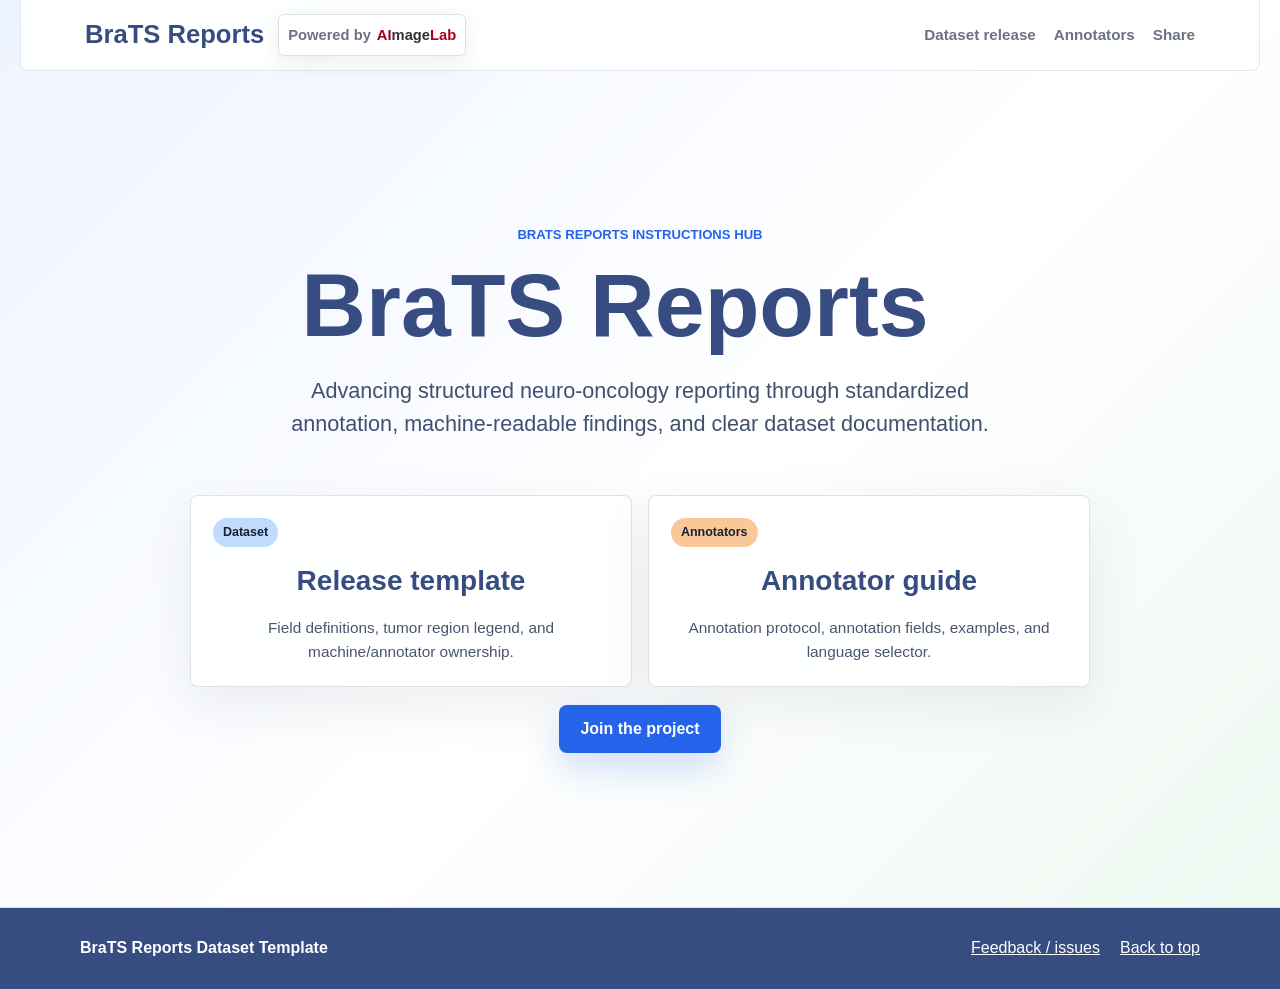
<file: index.html>
<!doctype html>
<html lang="en">
  <head>
    <meta charset="utf-8">
    <meta name="viewport" content="width=device-width, initial-scale=1">
    <title>BraTS Reports Dataset Template</title>
    <meta
      name="description"
      content="Structured definition of BraTS Reports dataset fields and annotation protocol."
    >
    <link rel="stylesheet" href="styles.css">
  </head>
  <body class="home">
    <header class="site-header">
      <nav class="topbar" aria-label="Primary navigation">
        <div class="brand-lockup">
          <a class="brand" href="index.html">BraTS Reports</a>
          <a class="powered-by" href="https://aimagelab.unimore.it/" aria-label="Powered by AI Image Lab">
            <span>Powered by</span>
            <span class="aimagelab-wordmark" aria-hidden="true"><span class="ai-part">AI</span><span class="mage-part">mage</span><span class="lab-part">Lab</span></span>
          </a>
        </div>
        <div class="nav-links">
          <a href="dataset-release.html">Dataset release</a>
          <a href="clinicians.html">Annotators</a>
          <button class="share-button" type="button" data-share-button>Share</button>
        </div>
      </nav>
      <section id="top" class="hero">
        <div class="hero-content">
          <div class="hero-copy">
            <p class="eyebrow">BraTS Reports instructions hub</p>
          <h1>BraTS Reports</h1>
          <p>
            Advancing structured neuro-oncology reporting through standardized
            annotation, machine-readable findings, and clear dataset documentation.
          </p>
            <div class="landing-links" aria-label="Documentation entry points">
              <a class="landing-card dataset-card" href="dataset-release.html">
                <span class="card-kicker">Dataset</span>
                <strong>Release template</strong>
                <span>Field definitions, tumor region legend, and machine/annotator ownership.</span>
              </a>
              <a class="landing-card clinician-card" href="clinicians.html">
                <span class="card-kicker">Annotators</span>
                <strong>Annotator guide</strong>
                <span>Annotation protocol, annotation fields, examples, and language selector.</span>
              </a>
            </div>
            <a class="join-button" href="join.html">Join the project</a>
          </div>
        </div>
      </section>
    </header>

    <main>
      <section id="dataset-release" class="section dataset-content">
        <div class="section-heading">
          <p class="eyebrow">Reference</p>
          <h2>Tumor Region Legend</h2>
        </div>
        <div class="table-wrap">
          <table>
            <thead>
              <tr>
                <th>Label</th>
                <th>Description</th>
              </tr>
            </thead>
            <tbody>
              <tr>
                <td><strong>ET</strong></td>
                <td>Enhancing Tumor</td>
              </tr>
              <tr>
                <td><strong>NETC</strong></td>
                <td>Non-Enhancing Tumor Core</td>
              </tr>
              <tr>
                <td><strong>ED</strong></td>
                <td>Edema</td>
              </tr>
              <tr>
                <td><strong>TC</strong></td>
                <td>Tumor Core, defined as ET + NETC</td>
              </tr>
              <tr>
                <td><strong>WT</strong></td>
                <td>Whole Tumor, defined as ET + NETC + ED</td>
              </tr>
            </tbody>
          </table>
        </div>
      </section>

      <section class="section dataset-content">
        <div class="section-heading">
          <p class="eyebrow">Template</p>
          <h2>Field Definitions</h2>
        </div>
        <div class="table-wrap wide-table">
          <table>
            <thead>
              <tr>
                <th>ID</th>
                <th>Name</th>
                <th>Description</th>
                <th>Assigned To</th>
              </tr>
            </thead>
            <tbody>
              <tr>
                <td>F001</td>
                <td>Tumor Center Region</td>
                <td>The tumor center is defined as the barycenter, or center of mass, of the TC region. The location of this point within the atlas is used to assign the corresponding anatomical region. To avoid cases in which the barycenter lies on a boundary, a spherical neighborhood with a radius equal to one tenth of the axial diameter is considered. The assigned region is then defined as the most prevalent region within this sphere.</td>
                <td><span class="badge machine">Machine</span></td>
              </tr>
              <tr>
                <td>F002</td>
                <td>Tumor Center Coordinates</td>
                <td>The coordinates of the barycenter are computed as the mean coordinates of all voxels in the TC region.</td>
                <td><span class="badge machine">Machine</span></td>
              </tr>
              <tr>
                <td>F003</td>
                <td>Side of Tumor Center</td>
                <td>Defined as the anatomical laterality of the tumor center based on the position of the TC barycenter relative to the brain midline, e.g., left, right, or midline.</td>
                <td><span class="badge machine">Machine</span><span class="badge clinician">Annotator</span></td>
              </tr>
              <tr>
                <td>F004</td>
                <td>Eloquent Brain Involvement</td>
                <td>Determined using the atlas, this field specifies which of the following eloquent functional areas are involved by the tumor: vision, motor, speech motor, and speech receptive.</td>
                <td><span class="badge machine">Machine</span></td>
              </tr>
              <tr>
                <td>F005</td>
                <td>Enhancement Quality</td>
                <td>Qualitative assessment of CET contrast enhancement, indicating whether enhancement is present and how pronounced it appears.</td>
                <td><span class="badge clinician">Annotator</span></td>
              </tr>
              <tr>
                <td>F006</td>
                <td>Proportion of ET</td>
                <td>Automatically derived from the segmentation mask using the formula: n. voxel<sub>ET</sub> / n. voxel<sub>WT</sub>.</td>
                <td><span class="badge machine">Machine</span></td>
              </tr>
              <tr>
                <td>F007</td>
                <td>Proportion of ED</td>
                <td>Automatically derived from the segmentation mask using the formula: n. voxel<sub>ED</sub> / n. voxel<sub>WT</sub>.</td>
                <td><span class="badge machine">Machine</span></td>
              </tr>
              <tr>
                <td>F008</td>
                <td>Proportion of NETC</td>
                <td>Automatically derived from the segmentation mask using the formula: n. voxel<sub>NETC</sub> / n. voxel<sub>WT</sub>.</td>
                <td><span class="badge machine">Machine</span></td>
              </tr>
              <tr>
                <td>F009</td>
                <td>Thickness of ET Margin</td>
                <td>Defined as the geometrically computed average thickness of the ET margin.</td>
                <td><span class="badge machine">Machine</span></td>
              </tr>
              <tr>
                <td>F010</td>
                <td>Definition of the Enhancing Margin</td>
                <td>Assesses whether most of the outer margin of the enhancement is well defined or poorly defined.</td>
                <td><span class="badge clinician">Annotator</span></td>
              </tr>
              <tr>
                <td>F011</td>
                <td>Definition of the Non-Enhancing Margin</td>
                <td>Assesses whether most of the outer margin of the non-enhancing component is well defined or poorly defined.</td>
                <td><span class="badge clinician">Annotator</span></td>
              </tr>
              <tr>
                <td>F012</td>
                <td>Intratumoral Hemorrhage</td>
                <td>Assesses whether intrinsic hemorrhage is visible anywhere in the tumor matrix.</td>
                <td><span class="badge clinician">Annotator</span></td>
              </tr>
              <tr>
                <td>F013</td>
                <td>TC Size</td>
                <td>Defined as the largest perpendicular cross-sectional diameters of the TC across the axial, sagittal, and coronal planes.</td>
                <td><span class="badge machine">Machine</span></td>
              </tr>
              <tr>
                <td>F014</td>
                <td>ED Size</td>
                <td>Defined as the largest perpendicular cross-sectional diameters of the ED across the axial, sagittal, and coronal planes.</td>
                <td><span class="badge machine">Machine</span></td>
              </tr>
              <tr>
                <td>F015</td>
                <td>Tumor Heterogeneity</td>
                <td>The degree of heterogeneity of the internal architecture of the tumor.</td>
                <td><span class="badge clinician">Annotator</span></td>
              </tr>
              <tr>
                <td>F016</td>
                <td>TC Affected Areas</td>
                <td>Determined using the atlas, this field specifies which brain regions are affected by the TC.</td>
                <td><span class="badge machine">Machine</span></td>
              </tr>
              <tr>
                <td>F017</td>
                <td>ED Affected Areas</td>
                <td>Determined using the atlas, this field specifies which brain regions are affected by the ED.</td>
                <td><span class="badge machine">Machine</span></td>
              </tr>
              <tr>
                <td>F018</td>
                <td>Number of Lesions</td>
                <td>Number of independent lesions observed in the brain.</td>
                <td><span class="badge machine">Machine</span><span class="badge clinician">Annotator</span></td>
              </tr>
              <tr>
                <td>F019</td>
                <td>Type of Lesion</td>
                <td>Categorical variable indicating the observed lesion type. Possible values: single, multicentric, or multifocal.</td>
                <td><span class="badge machine">Machine</span><span class="badge clinician">Annotator</span></td>
              </tr>
              <tr>
                <td>F020</td>
                <td>Ependymal Invasion</td>
                <td>Assesses whether the TC abuts any adjacent ependymal surface.</td>
                <td><span class="badge clinician">Annotator</span></td>
              </tr>
              <tr>
                <td>F021</td>
                <td>Depth of TC</td>
                <td>Determines the depth of the TC. Possible values: cortical, subcortical white matter, deep white matter and basal nuclei.</td>
                <td><span class="badge machine">Machine</span><span class="badge clinician">Annotator</span></td>
              </tr>
              <tr>
                <td>F022</td>
                <td>Tumor Center Macroarea</td>
                <td>The macroarea, or lobe, in which the barycenter lies, obtained using the atlas.</td>
                <td><span class="badge machine">Machine</span><span class="badge clinician">Annotator</span></td>
              </tr>
              <tr>
                <td>F023</td>
                <td>Midline Shift</td>
                <td>The shift of the midline caused by the tumor mass, in millimeters.</td>
                <td><span class="badge clinician">Annotator</span></td>
              </tr>
              <tr>
                <td>F024</td>
                <td>Tumor Shape</td>
                <td>The approximate shape of the tumor mass.</td>
                <td><span class="badge clinician">Annotator</span></td>
              </tr>
              <tr>
                <td>F025</td>
                <td>Tumor Origin</td>
                <td>Where the tumor originates, following the grades: Periventricular, Gyral, or Deep white matter.</td>
                <td><span class="badge clinician">Annotator</span></td>
              </tr>
              <tr>
                <td>F026</td>
                <td>Tumor Crosses Midline</td>
                <td>State whether the tumor crosses the midline.</td>
                <td><span class="badge clinician">Annotator</span></td>
              </tr>
              <tr>
                <td>F027</td>
                <td>Subject specific findings</td>
                <td>Any subject specific findings that do not fall under any predefined category.</td>
                <td><span class="badge clinician">Annotator</span></td>
              </tr>
            </tbody>
          </table>
        </div>
      </section>

      <section id="clinicians-en" class="section alt clinicians-en-content">
        <div class="section-heading">
          <p class="eyebrow">Annotator guide</p>
          <h2>Annotators Version in English</h2>
          <p>Free-text reporting instructions and annotator-facing fields translated from the Italian annotation guide.</p>
        </div>
        <div class="prose">
          <p>Reports should be compiled in <strong>free-text format</strong>, evaluating each relevant template field. Information that is not present should be omitted, avoiding explicit statements about the absence of findings or characteristics that are not described.</p>
          <p>During annotation, it is recommended to follow the same evaluation progression across cases to ensure consistency. Measurements should always be reported in millimeters. In cases with multiple lesions, the annotation protocol should be repeated for each lesion so that the reported information clearly refers to the correct lesion.</p>
        </div>
        <div class="table-wrap wide-table compact-guide">
          <table>
            <thead>
              <tr>
                <th>ID</th>
                <th>Field</th>
                <th>Clinical Meaning</th>
              </tr>
            </thead>
            <tbody>
              <tr>
                <td>F003</td>
                <td>Side of Tumor Center</td>
                <td>Anatomical laterality of the tumor center relative to the brain midline: left, right, or midline.</td>
              </tr>
              <tr>
                <td>F005</td>
                <td>Enhancement Quality</td>
                <td>Qualitative assessment of CET contrast enhancement, including whether it is present and how pronounced it appears.</td>
              </tr>
              <tr>
                <td>F010</td>
                <td>Definition of the Enhancing Margin</td>
                <td>Whether most of the outer enhancing margin is well defined or poorly defined.</td>
              </tr>
              <tr>
                <td>F011</td>
                <td>Definition of the Non-Enhancing Margin</td>
                <td>Whether most of the outer non-enhancing component margin is well defined or poorly defined.</td>
              </tr>
              <tr>
                <td>F012</td>
                <td>Intratumoral Hemorrhage</td>
                <td>Whether intrinsic hemorrhage is visible anywhere in the tumor matrix.</td>
              </tr>
              <tr>
                <td>F015</td>
                <td>Tumor Heterogeneity</td>
                <td>Degree of heterogeneity of the tumor internal architecture.</td>
              </tr>
              <tr>
                <td>F018</td>
                <td>Number of Lesions</td>
                <td>Number of independent lesions observed in the brain.</td>
              </tr>
              <tr>
                <td>F019</td>
                <td>Type of Lesion</td>
                <td>Categorical lesion type: single, multicentric, or multifocal.</td>
              </tr>
              <tr>
                <td>F020</td>
                <td>Ependymal Invasion</td>
                <td>Whether the TC abuts an adjacent ependymal surface.</td>
              </tr>
              <tr>
                <td>F021</td>
                <td>Depth of TC</td>
                <td>Possible values: cortical, subcortical white matter, deep white matter, and basal nuclei.</td>
              </tr>
              <tr>
                <td>F022</td>
                <td>Tumor Center Macroarea</td>
                <td>The macroarea or lobe in which the barycenter lies.</td>
              </tr>
              <tr>
                <td>F023</td>
                <td>Midline Shift</td>
                <td>Shift of the midline caused by the tumor mass, reported in millimeters.</td>
              </tr>
              <tr>
                <td>F024</td>
                <td>Tumor Shape</td>
                <td>Approximate shape of the tumor mass.</td>
              </tr>
              <tr>
                <td>F025</td>
                <td>Tumor Origin</td>
                <td>Likely origin category: periventricular, gyral, or deep white matter.</td>
              </tr>
              <tr>
                <td>F026</td>
                <td>Tumor Crosses Midline</td>
                <td>Whether the tumor crosses the midline.</td>
              </tr>
              <tr>
                <td>F027</td>
                <td>Subject-Specific Findings</td>
                <td>Any subject-specific finding that does not fall under a predefined category.</td>
              </tr>
            </tbody>
          </table>
        </div>
      </section>

      <section id="clinicians-it" class="section clinicians-it-content">
        <div class="section-heading">
          <p class="eyebrow">Versione italiana</p>
          <h2>Template del Dataset BraTS Reports</h2>
          <p>Definizione strutturata dei campi del dataset per la refertazione su ToothFairy4M.</p>
        </div>

        <div class="table-wrap">
          <table>
            <thead>
              <tr>
                <th>Etichetta</th>
                <th>Descrizione</th>
              </tr>
            </thead>
            <tbody>
              <tr>
                <td><strong>ET</strong></td>
                <td>Enhancing Tumor</td>
              </tr>
              <tr>
                <td><strong>NETC</strong></td>
                <td>Non-Enhancing Tumor Core</td>
              </tr>
              <tr>
                <td><strong>ED</strong></td>
                <td>Edema</td>
              </tr>
              <tr>
                <td><strong>TC</strong></td>
                <td>Tumor Core, definito come ET + NETC</td>
              </tr>
              <tr>
                <td><strong>WT</strong></td>
                <td>Whole Tumor, definito come ET + NETC + ED</td>
              </tr>
            </tbody>
          </table>
        </div>
      </section>

      <section class="section clinicians-it-content">
        <div class="section-heading">
          <p class="eyebrow">Campi di annotazione</p>
          <h2>Definizione dei Campi</h2>
        </div>
        <div class="field-grid">
          <article class="field-item">
            <div>
              <span class="field-id">F003</span>
              <h3>Lato del Centro del Tumore</h3>
              <p>Definito come la lateralità anatomica del centro del tumore in base alla posizione del baricentro del TC rispetto alla linea mediana del cervello, ad esempio sinistra, destra o linea mediana.</p>
            </div>
            <div class="image-placeholder">F003_lateralita_tumore</div>
          </article>
          <article class="field-item">
            <div>
              <span class="field-id">F005</span>
              <h3>Qualità dell'Enhancement</h3>
              <p>Valutazione qualitativa dell'enhancement del contrasto CET, indicando se l'enhancement è presente e quanto appare pronunciato.</p>
            </div>
            <div class="image-placeholder">F005_qualita_enhancement</div>
          </article>
          <article class="field-item">
            <div>
              <span class="field-id">F010</span>
              <h3>Definizione del Margine Enhancing</h3>
              <p>Valuta se la maggior parte del margine esterno dell'enhancement è ben definita o scarsamente definita.</p>
            </div>
            <div class="image-placeholder">F010_margine_enhancing</div>
          </article>
          <article class="field-item">
            <div>
              <span class="field-id">F011</span>
              <h3>Definizione del Margine Non-Enhancing</h3>
              <p>Valuta se la maggior parte del margine esterno della componente non-enhancing è ben definita o scarsamente definita.</p>
            </div>
            <div class="image-placeholder">F011_margine_non_enhancing</div>
          </article>
          <article class="field-item">
            <div>
              <span class="field-id">F012</span>
              <h3>Emorragia Intratumorale</h3>
              <p>Valuta se un'emorragia intrinseca è visibile in qualsiasi punto della matrice tumorale.</p>
            </div>
            <div class="image-placeholder">F012_emorragia_intratumorale</div>
          </article>
          <article class="field-item">
            <div>
              <span class="field-id">F015</span>
              <h3>Eterogeneità del Tumore</h3>
              <p>Il grado di eterogeneità dell'architettura interna del tumore.</p>
            </div>
            <div class="image-placeholder">F015_eterogeneita_tumore</div>
          </article>
          <article class="field-item">
            <div>
              <span class="field-id">F018</span>
              <h3>Numero di Lesioni</h3>
              <p>Numero di lesioni indipendenti osservate nel cervello.</p>
            </div>
            <div class="image-placeholder">F018_numero_lesioni</div>
          </article>
          <article class="field-item">
            <div>
              <span class="field-id">F019</span>
              <h3>Tipo di Lesione</h3>
              <p>Variabile categorica che indica il tipo di lesione osservata. Valori possibili: singola, multicentrica o multifocale.</p>
            </div>
            <div class="image-placeholder">F019_tipo_lesione</div>
          </article>
          <article class="field-item">
            <div>
              <span class="field-id">F020</span>
              <h3>Invasione Ependimale</h3>
              <p>Valuta se il TC è a contatto con una superficie ependimale adiacente.</p>
            </div>
            <div class="image-placeholder">F020_invasione_ependimale</div>
          </article>
          <article class="field-item">
            <div>
              <span class="field-id">F021</span>
              <h3>Profondità del TC</h3>
              <p>Determina la profondità del TC. Valori possibili: corticale, sostanza bianca sottocorticale, sostanza bianca profonda e nuclei della base.</p>
            </div>
            <div class="image-placeholder">F021_profondita_tc</div>
          </article>
          <article class="field-item">
            <div>
              <span class="field-id">F022</span>
              <h3>Macroarea del Centro del Tumore</h3>
              <p>La macroarea, o lobo, in cui ricade il baricentro, ottenuta utilizzando l'atlante.</p>
            </div>
            <div class="image-placeholder">F022_macroarea_centro</div>
          </article>
          <article class="field-item">
            <div>
              <span class="field-id">F023</span>
              <h3>Spostamento della Linea Mediana</h3>
              <p>Lo spostamento della linea mediana causato dalla massa tumorale, in millimetri.</p>
            </div>
            <div class="image-placeholder">F023_spostamento_linea_mediana</div>
          </article>
          <article class="field-item">
            <div>
              <span class="field-id">F024</span>
              <h3>Forma del Tumore</h3>
              <p>La forma approssimativa della massa tumorale.</p>
            </div>
            <div class="image-placeholder">F024_forma_tumore</div>
          </article>
          <article class="field-item">
            <div>
              <span class="field-id">F025</span>
              <h3>Origine del Tumore</h3>
              <p>Dove origina il tumore, secondo le categorie: Periventricolare, Girale, Sostanza bianca profonda.</p>
            </div>
            <div class="image-placeholder">F025_origine_tumore</div>
          </article>
          <article class="field-item">
            <div>
              <span class="field-id">F026</span>
              <h3>Il Tumore Attraversa la Linea Mediana</h3>
              <p>Indica se il tumore attraversa la linea mediana.</p>
            </div>
            <div class="image-placeholder">F026_crossing_linea_mediana</div>
          </article>
          <article class="field-item">
            <div>
              <span class="field-id">F027</span>
              <h3>Reperti Specifici del Soggetto</h3>
              <p>Qualsiasi reperto specifico del soggetto che non rientra in alcuna categoria predefinita.</p>
            </div>
            <div class="image-placeholder">F027_reperti_specifici</div>
          </article>
        </div>
      </section>

      <section id="protocol" class="section alt clinicians-it-content">
        <div class="section-heading">
          <p class="eyebrow">Annotazione</p>
          <h2>Protocollo di Annotazione</h2>
        </div>
        <div class="prose">
          <p>I referti vanno compilati in <strong>formato testuale libero</strong>, valutando ciascun campo del template. Le informazioni non presenti devono essere omesse, <strong>evitando di riportare esplicitamente l'assenza di reperti o caratteristiche non descritte.</strong></p>
          <p>Durante l'annotazione è consigliabile seguire sempre la stessa progressione di valutazione, così da garantire coerenza tra i diversi casi. Le misure vanno sempre riportate in millimetri.</p>
          <p>In caso di lesioni multiple, il protocollo di annotazione deve essere ripetuto per ciascuna lesione, in modo da rendere sempre chiaro a quale lesione si riferiscono le informazioni riportate.</p>
        </div>
      </section>

      <section class="section clinicians-it-content">
        <div class="section-heading">
          <p class="eyebrow">Classificazione</p>
          <h2>Multifocale, Multicentrico, Singolo</h2>
          <p>Nel protocollo sono definiti criteri specifici e oggettivi per classificare una lesione come singola, multifocale o multicentrica. ED è indicato in rosso, NETC in verde ed ET in blu.</p>
        </div>
        <div class="tumor-grid" aria-label="Tumor classification diagrams">
          <figure>
            <div class="tumor-diagram single">
              <span class="ed"></span>
              <span class="netc"></span>
              <span class="et"></span>
            </div>
            <figcaption>Tumore singolo</figcaption>
          </figure>
          <figure>
            <div class="tumor-diagram multicentric">
              <span class="ed one"></span>
              <span class="ed two"></span>
              <span class="netc one"></span>
              <span class="netc two"></span>
              <span class="et one"></span>
              <span class="et two"></span>
            </div>
            <figcaption>Tumore multicentrico</figcaption>
          </figure>
          <figure>
            <div class="tumor-diagram multifocal">
              <span class="ed"></span>
              <span class="netc one"></span>
              <span class="netc two"></span>
              <span class="et one"></span>
              <span class="et two"></span>
            </div>
            <figcaption>Tumore multifocale</figcaption>
          </figure>
          <figure>
            <div class="tumor-diagram mixed">
              <span class="ed one"></span>
              <span class="ed two"></span>
              <span class="netc one"></span>
              <span class="netc two"></span>
              <span class="netc three"></span>
              <span class="et one"></span>
              <span class="et two"></span>
              <span class="et three"></span>
            </div>
            <figcaption>Tumore multicentrico con un centro singolo e uno multifocale</figcaption>
          </figure>
        </div>
        <p class="legend-note">Definiamo come multicentrica una lesione in cui i corrispettivi ED sono separati, mentre multifocale nel caso non lo fossero.</p>
      </section>

      <section id="example" class="section alt clinicians-it-content">
        <div class="section-heading">
          <p class="eyebrow">Esempio</p>
          <h2>Esempio di Referto Originale</h2>
          <p>Il referto di esempio rappresenta il modello da seguire per la compilazione.</p>
        </div>
        <blockquote class="report">
          <p>In sede parasagittale destra, in corrispondenza della regione cingolata posteriore/precuneale a prevalente interessamento cortico-sottocorticale, si documenta una singola formazione espansiva intrassiale a morfologia ovalare, a segnale disomogeneamente ipointenso in T1 e iperintenso in T2.</p>
          <p>La lesione presenta componente centrale necrotica e orletto solido periferico con enhancement disomogeneo post-contrastografico, in parte lineare e in parte nodulare, intenso. Si associa enhancement piale.</p>
          <p>È riferito marginale interessamento della porzione posteriore del corpo calloso in sede destra da parte del core tumorale. Le alterazioni iperintense in T2/FLAIR perilesionali, estese alla sostanza bianca profonda dei lobi parietale e occipitale destri, si propagano inoltre nel corpo calloso, tratto posteriore e medio in sede destra, con minimo sconfinamento controlaterale a sinistra a livello del corpo calloso posteriore.</p>
          <p>La massa determina effetto espansivo con obliterazione degli spazi liquorali periencefalici in sede occipito-parietale posteriore destra e compressione del trigono, del corno occipitale e della porzione posteriore del corpo del ventricolo laterale destro. Si associa deviazione della linea mediana, setto pellucido, di circa 2 mm verso sinistra. Il ventricolo laterale sinistro presenta morfovolumetria conservata; III e IV ventricolo regolari. Non segni di erniazione.</p>
          <p>Coesiste importante quadro di sofferenza microangiopatica cronica biemisferica.</p>
        </blockquote>
      </section>

      <section class="section clinicians-it-content">
        <div class="section-heading">
          <p class="eyebrow">Mapping</p>
          <h2>Referto Scomposto secondo il Template</h2>
          <p>Questa scomposizione mostra come ciascun campo del template trovi una corrispondenza nel testo libero.</p>
        </div>
        <div class="table-wrap wide-table">
          <table>
            <thead>
              <tr>
                <th>ID</th>
                <th>Campo</th>
                <th>Finding</th>
              </tr>
            </thead>
            <tbody>
              <tr>
                <td>F003</td>
                <td>Lato del Centro del Tumore</td>
                <td>"In sede parasagittale destra", "regione cingolata posteriore/precuneale" e "parietale e occipitale destri".</td>
              </tr>
              <tr>
                <td>F005</td>
                <td>Qualità dell'Enhancement</td>
                <td>"enhancement disomogeneo post-contrastografico, in parte lineare e in parte nodulare, intenso".</td>
              </tr>
              <tr>
                <td>F010</td>
                <td>Definizione del Margine Enhancing</td>
                <td>"orletto solido periferico con enhancement disomogeneo post-contrastografico".</td>
              </tr>
              <tr>
                <td>F011</td>
                <td>Definizione del Margine Non-Enhancing</td>
                <td>Assente nel referto, in quanto non ben definito.</td>
              </tr>
              <tr>
                <td>F012</td>
                <td>Emorragia Intratumorale</td>
                <td>Assente nel referto.</td>
              </tr>
              <tr>
                <td>F015</td>
                <td>Eterogeneità del Tumore</td>
                <td>"segnale disomogeneamente ipointenso in T1", "componente centrale necrotica" e "orletto solido periferico".</td>
              </tr>
              <tr>
                <td>F018</td>
                <td>Numero di Lesioni</td>
                <td>Una sola lesione: "si documenta una singola formazione espansiva".</td>
              </tr>
              <tr>
                <td>F019</td>
                <td>Tipo di Lesione</td>
                <td>Singola: "si documenta una singola formazione espansiva".</td>
              </tr>
              <tr>
                <td>F020</td>
                <td>Invasione Ependimale</td>
                <td>Assente nel referto.</td>
              </tr>
              <tr>
                <td>F021</td>
                <td>Profondità del TC</td>
                <td>"a prevalente interessamento cortico-sottocorticale".</td>
              </tr>
              <tr>
                <td>F022</td>
                <td>Macroarea del Centro del Tumore</td>
                <td>"regione cingolata posteriore/precuneale" e "sede occipito-parietale posteriore destra".</td>
              </tr>
              <tr>
                <td>F023</td>
                <td>Spostamento della Linea Mediana</td>
                <td>"deviazione della linea mediana, setto pellucido, di circa 2 mm verso sinistra".</td>
              </tr>
              <tr>
                <td>F024</td>
                <td>Forma del Tumore</td>
                <td>"formazione espansiva intrassiale a morfologia ovalare".</td>
              </tr>
              <tr>
                <td>F025</td>
                <td>Origine del Tumore</td>
                <td>Probabile origine girale/cortico-sottocorticale. Evidenza testuale: "regione cingolata posteriore/precuneale a prevalente interessamento cortico-sottocorticale".</td>
              </tr>
              <tr>
                <td>F026</td>
                <td>Il Tumore Attraversa la Linea Mediana</td>
                <td>"minimo sconfinamento controlaterale a sinistra a livello del corpo calloso posteriore".</td>
              </tr>
              <tr>
                <td>F027</td>
                <td>Reperti Specifici del Soggetto</td>
                <td>"Si associa enhancement piale", "marginale interessamento della porzione posteriore del corpo calloso", "effetto espansivo con obliterazione degli spazi liquorali periencefalici" e "importante quadro di sofferenza microangiopatica cronica biemisferica".</td>
              </tr>
            </tbody>
          </table>
        </div>
      </section>

      <section class="section alt clinicians-it-content">
        <div class="section-heading">
          <p class="eyebrow">Piattaforma</p>
          <h2>Utilizzo della piattaforma ToothFairy4M</h2>
        </div>
        <div class="prose">
          <p>Lorem ipsum dolor sit amet, consectetur adipiscing elit, sed do eiusmod tempor incidunt ut labore et dolore magna aliqua. Ut enim ad minim veniam, quis nostrum exercitationem ullamco laboriosam, nisi ut aliquid ex ea commodi consequatur.</p>
        </div>
      </section>
    </main>

    <footer class="footer">
      <p>BraTS Reports Dataset Template</p>
      <div class="footer-links">
        <a href="mailto:omar.carpentiero@unimore.it?subject=BraTS%20Reports%20website%20feedback">Feedback / issues</a>
        <a href="#top">Back to top</a>
      </div>
    </footer>
    <script src="site.js"></script>
  </body>
</html>
</file>
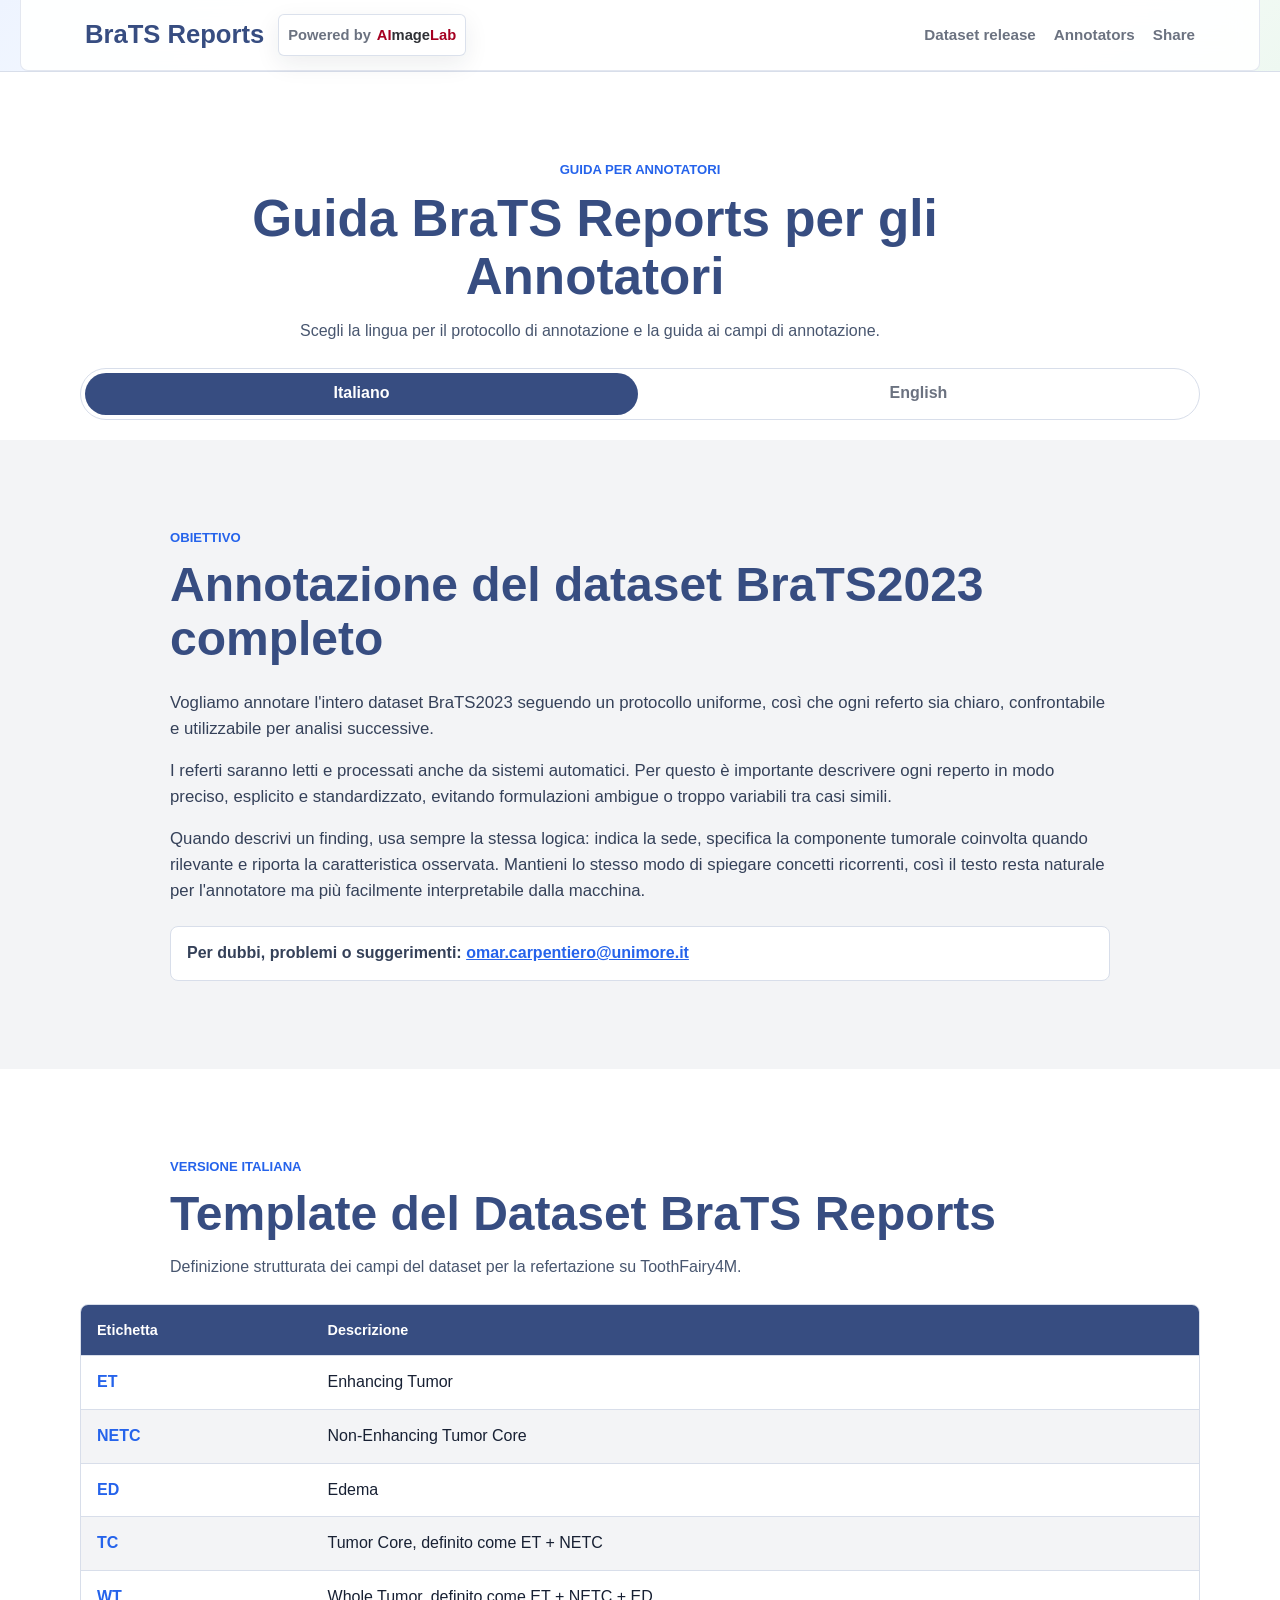
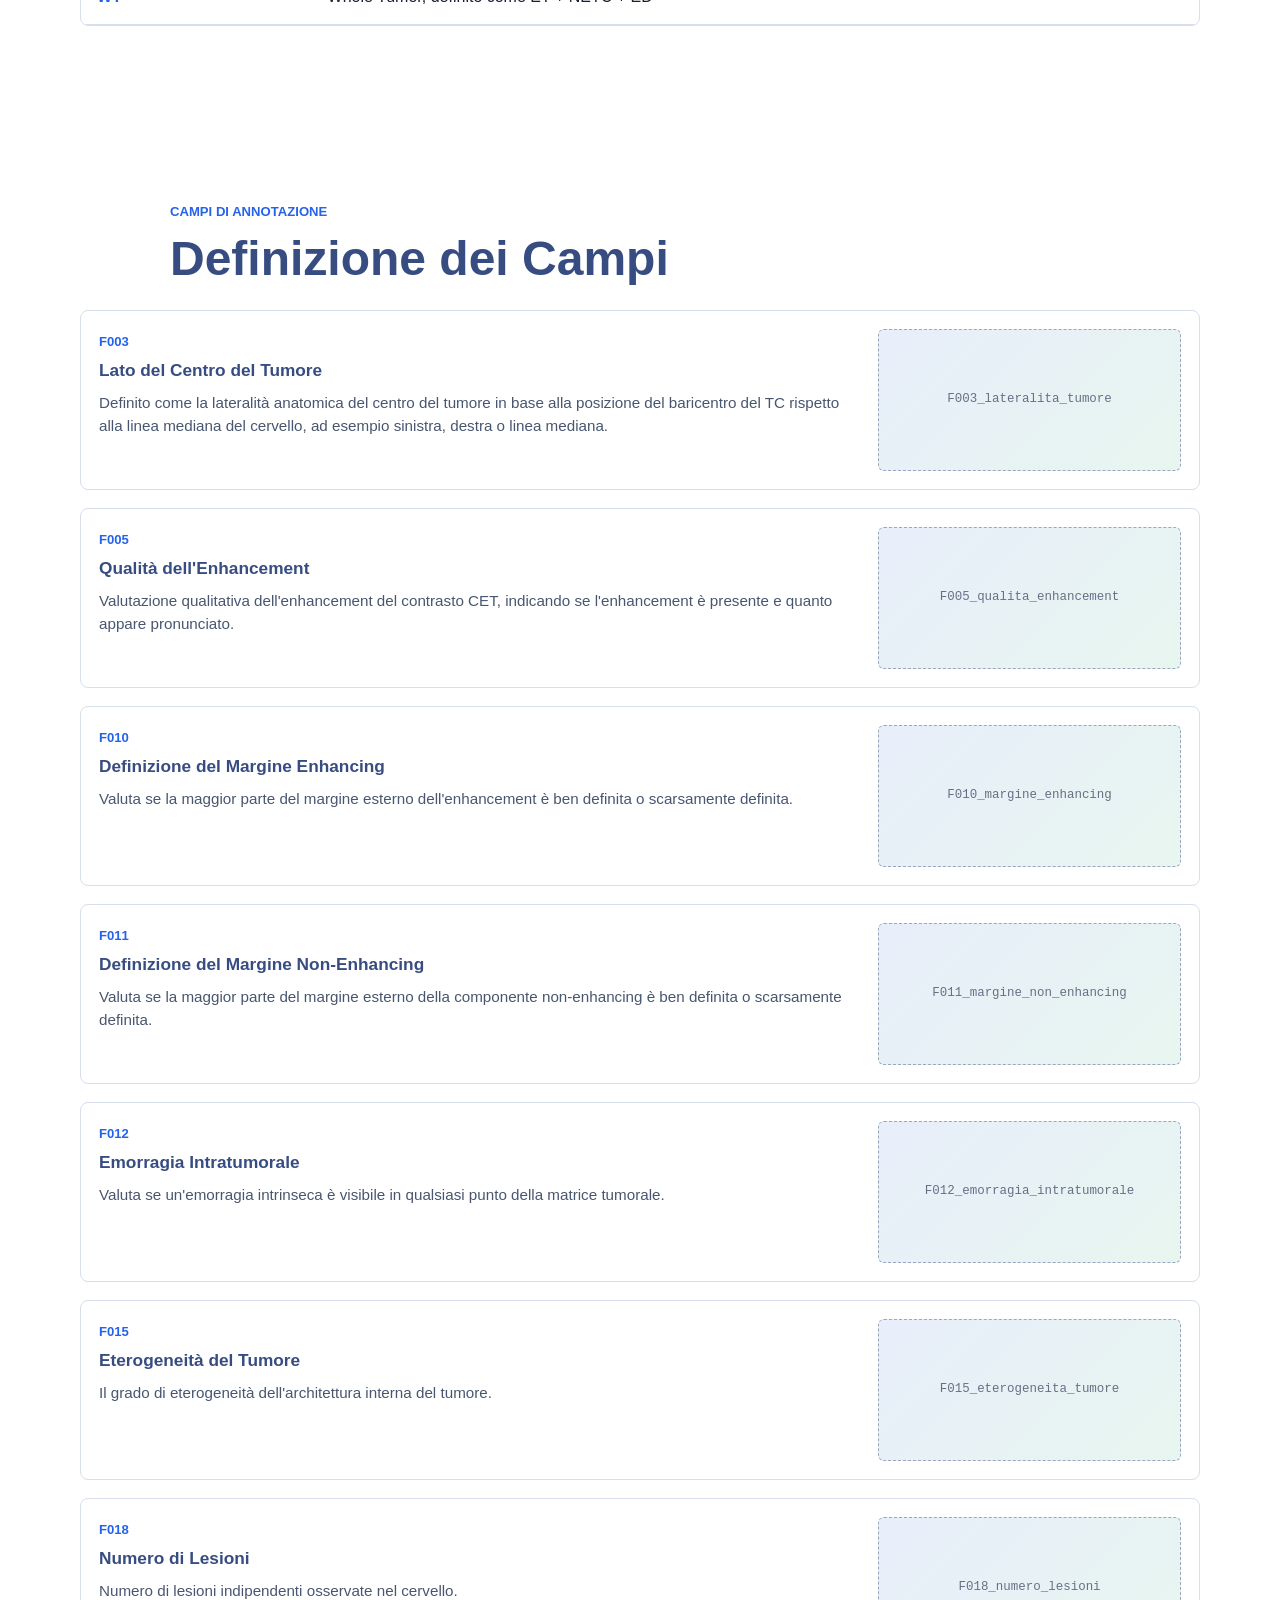
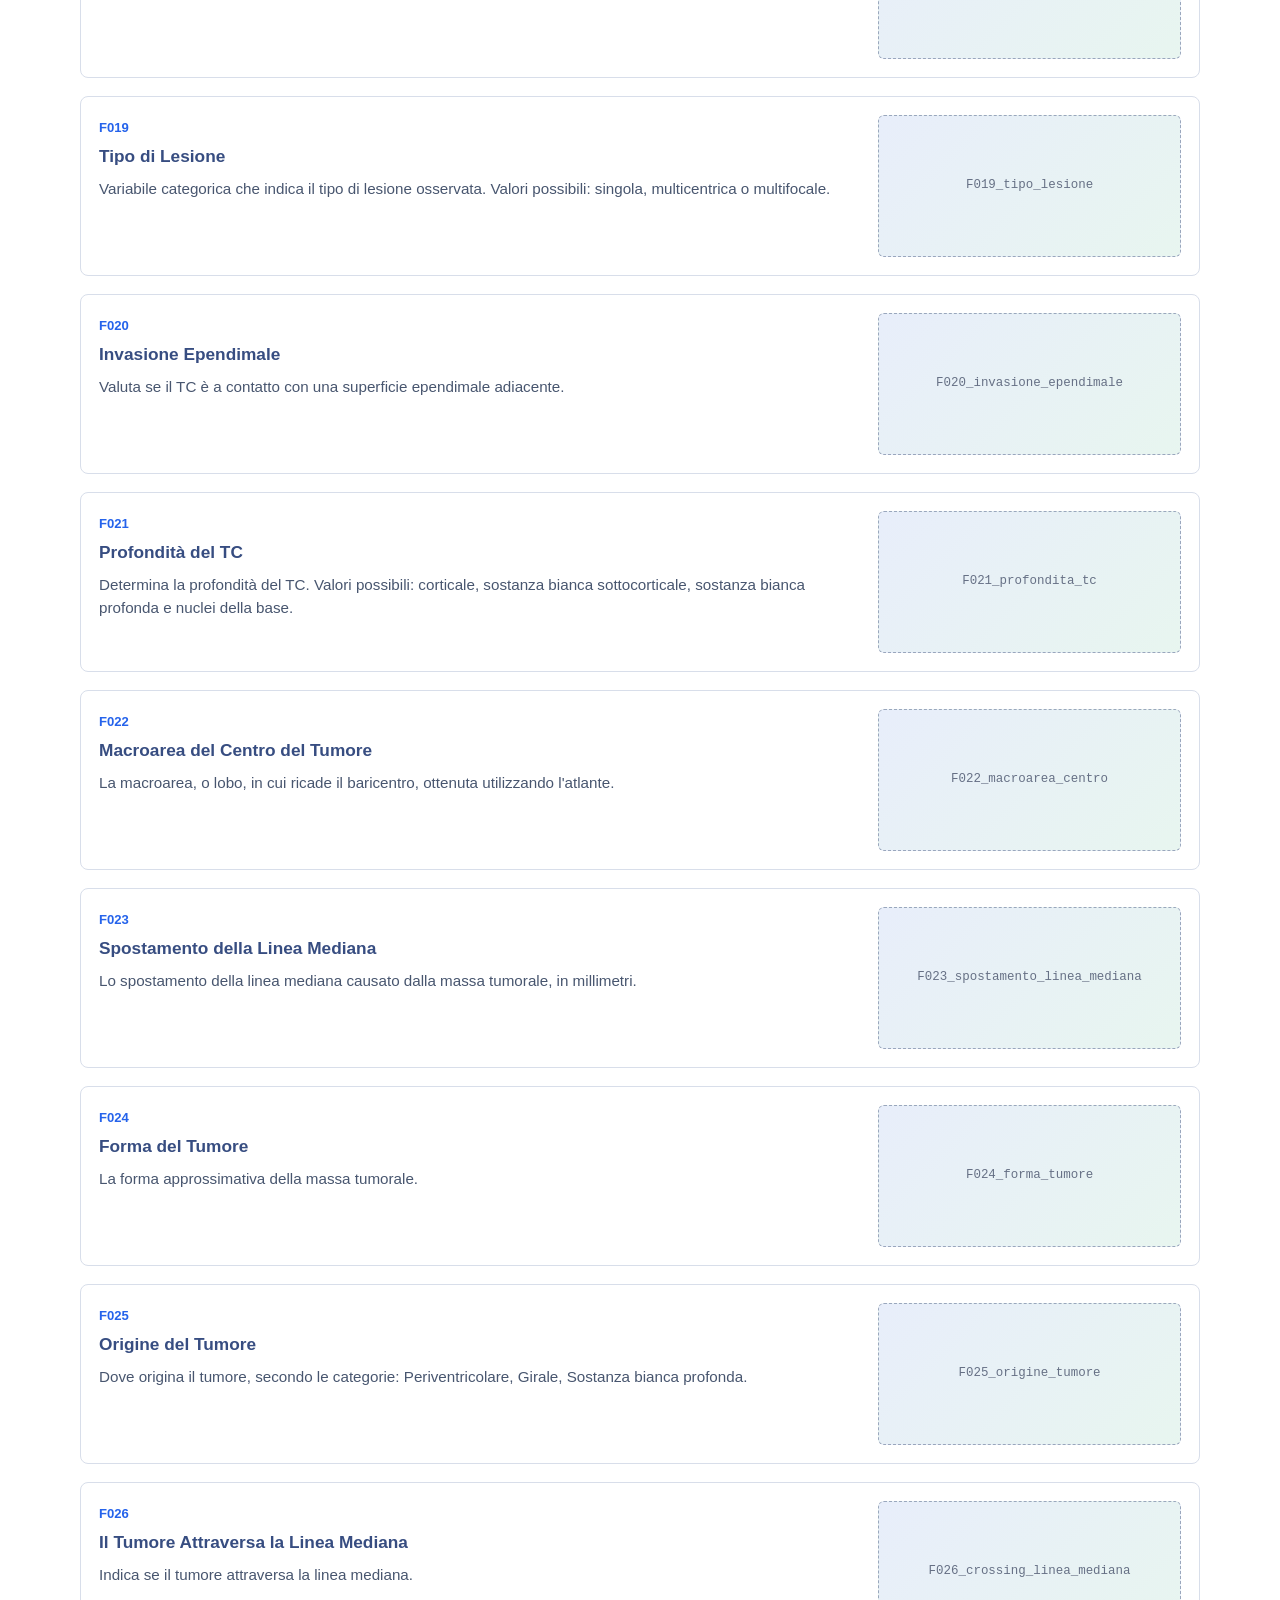
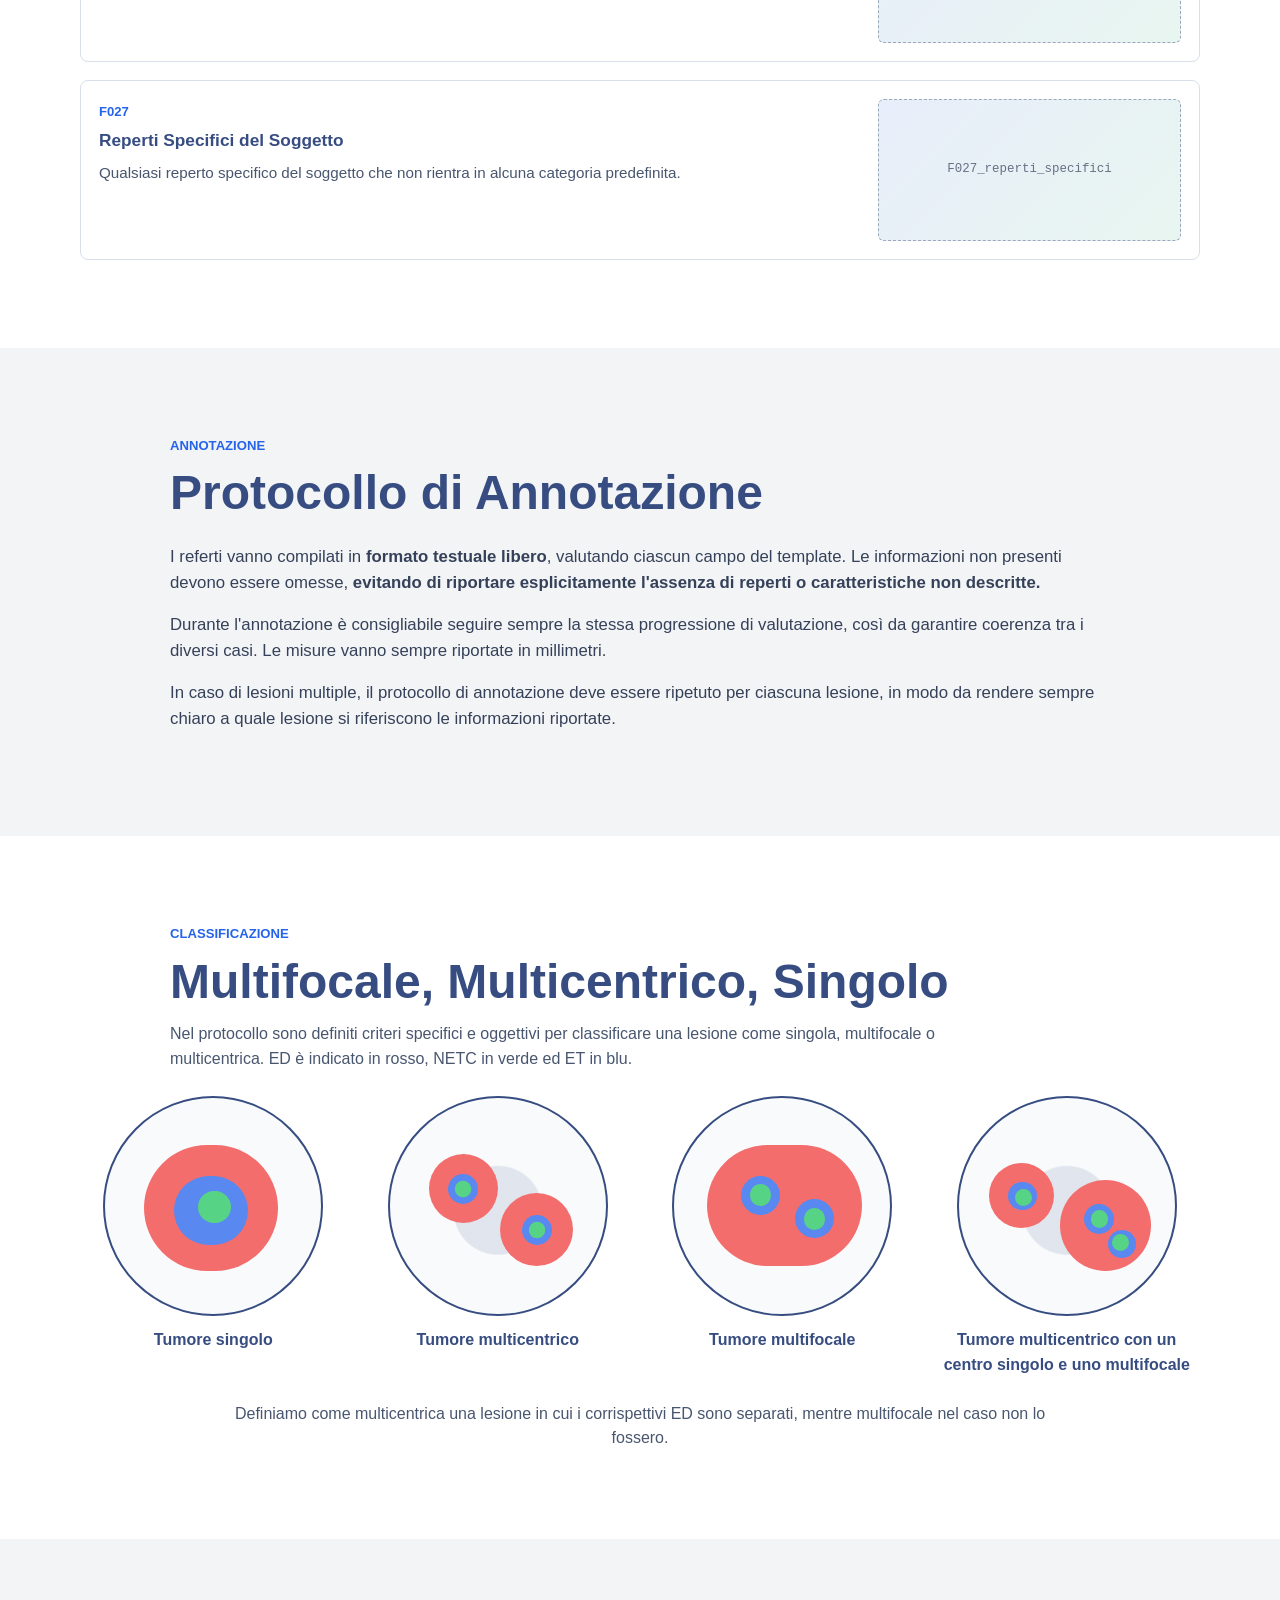
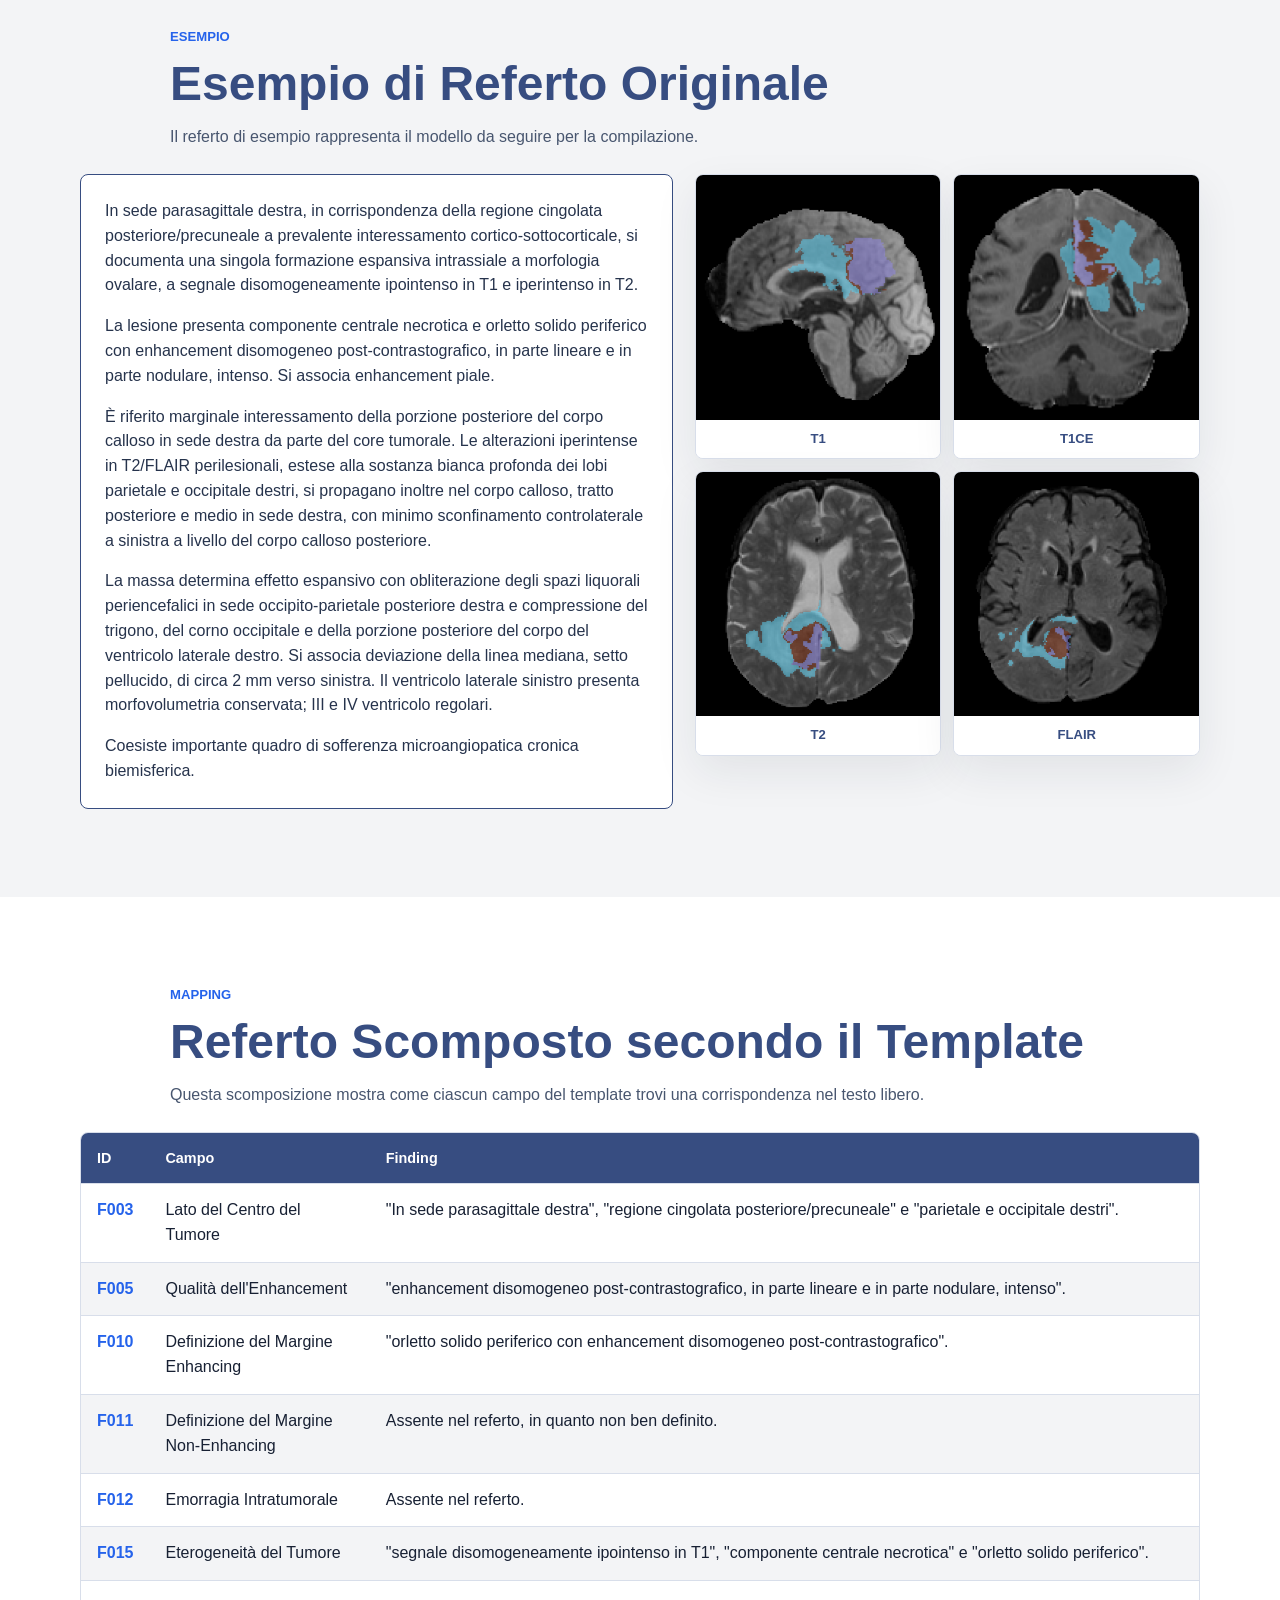
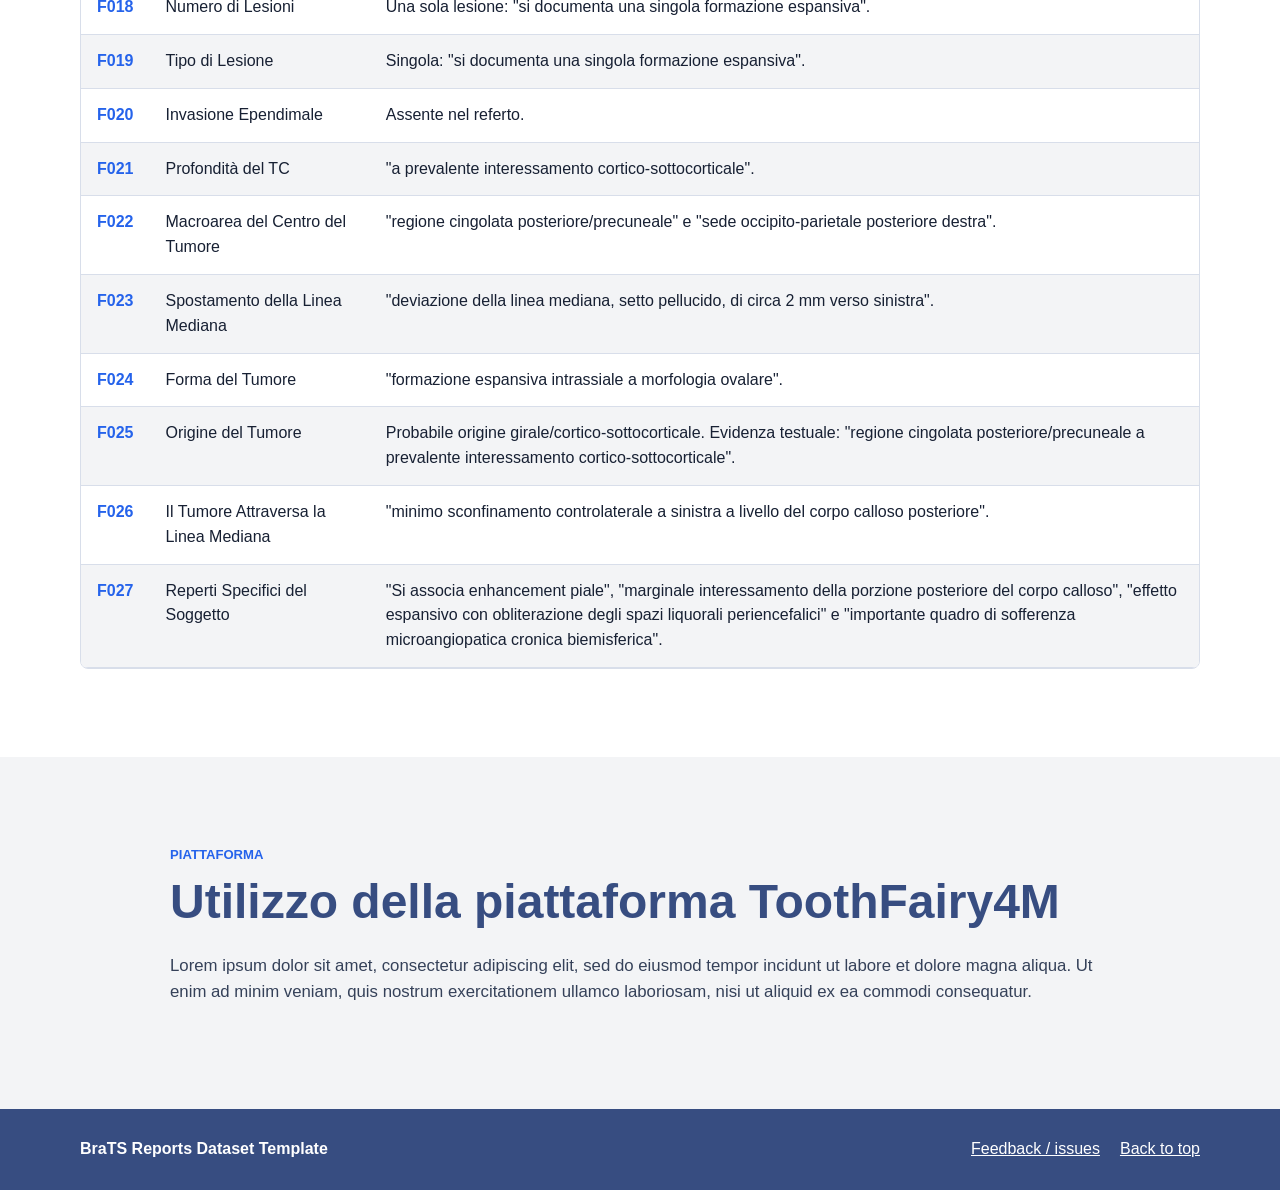
<file: clinicians.html>
<!doctype html>
<html lang="en">
  <head>
    <meta charset="utf-8">
    <meta name="viewport" content="width=device-width, initial-scale=1">
    <title>BraTS Reports Annotators Guide</title>
    <meta
      name="description"
      content="Structured definition of BraTS Reports dataset fields and annotation protocol."
    >
    <link rel="stylesheet" href="styles.css">
  </head>
  <body class="page-clinicians" data-lang="it">
    <header class="site-header">
      <nav class="topbar" aria-label="Primary navigation">
        <div class="brand-lockup">
          <a class="brand" href="index.html">BraTS Reports</a>
          <a class="powered-by" href="https://aimagelab.unimore.it/" aria-label="Powered by AI Image Lab">
            <span>Powered by</span>
            <span class="aimagelab-wordmark" aria-hidden="true"><span class="ai-part">AI</span><span class="mage-part">mage</span><span class="lab-part">Lab</span></span>
          </a>
        </div>
        <div class="nav-links">
          <a href="dataset-release.html">Dataset release</a>
          <a href="clinicians.html">Annotators</a>
          <button class="share-button" type="button" data-share-button>Share</button>
        </div>
      </nav>
      <section id="top" class="hero">
        <div class="hero-copy">
          <p class="eyebrow">BraTS Reports instructions hub</p>
          <h1>One template, three ways in.</h1>
          <p>
            Pick the documentation path you need: dataset release fields, the Italian
            annotator guide, or the English annotator guide.
          </p>
          <div class="landing-links" aria-label="Documentation entry points">
            <a class="landing-card dataset-card" href="dataset-release.html">
              <span class="card-kicker">Dataset</span>
              <strong>Release template</strong>
              <span>Field definitions, tumor region legend, and machine/annotator ownership.</span>
            </a>
            <a class="landing-card clinician-card" href="clinicians.html">
              <span class="card-kicker">Annotators</span>
              <strong>Annotator guide</strong>
              <span>Annotation protocol, annotation fields, examples, and language selector.</span>
            </a>
          </div>
        </div>
      </section>
    </header>

    <main>
      <section class="section language-panel">
        <div class="section-heading">
          <div class="lang-copy-it">
            <p class="eyebrow">Guida per annotatori</p>
            <h1>Guida BraTS Reports per gli Annotatori</h1>
            <p>Scegli la lingua per il protocollo di annotazione e la guida ai campi di annotazione.</p>
          </div>
          <div class="lang-copy-en">
            <p class="eyebrow">Annotator guide</p>
            <h1>BraTS Reports Annotators Guide</h1>
            <p>Choose the language for the annotation protocol and annotator field guide.</p>
          </div>
        </div>
        <div class="language-switch" aria-label="Language selector">
          <input class="lang-radio" type="radio" name="language" id="lang-it" checked>
          <label for="lang-it">Italiano</label>
          <input class="lang-radio" type="radio" name="language" id="lang-en">
          <label for="lang-en">English</label>
        </div>
      </section>

      <section class="section alt clinicians-it-content">
        <div class="section-heading">
          <p class="eyebrow">Obiettivo</p>
          <h2>Annotazione del dataset BraTS2023 completo</h2>
        </div>
        <div class="prose">
          <p>Vogliamo annotare l'intero dataset BraTS2023 seguendo un protocollo uniforme, così che ogni referto sia chiaro, confrontabile e utilizzabile per analisi successive.</p>
          <p>I referti saranno letti e processati anche da sistemi automatici. Per questo è importante descrivere ogni reperto in modo preciso, esplicito e standardizzato, evitando formulazioni ambigue o troppo variabili tra casi simili.</p>
          <p>Quando descrivi un finding, usa sempre la stessa logica: indica la sede, specifica la componente tumorale coinvolta quando rilevante e riporta la caratteristica osservata. Mantieni lo stesso modo di spiegare concetti ricorrenti, così il testo resta naturale per l'annotatore ma più facilmente interpretabile dalla macchina.</p>
        </div>
        <p class="feedback-note">Per dubbi, problemi o suggerimenti: <a href="mailto:omar.carpentiero@unimore.it?subject=Feedback%20BraTS%20Reports%20annotatori">omar.carpentiero@unimore.it</a></p>
      </section>

      <section class="section alt clinicians-en-content">
        <div class="section-heading">
          <p class="eyebrow">Goal</p>
          <h2>Annotation of the full BraTS2023 dataset</h2>
        </div>
        <div class="prose">
          <p>We want to annotate the full BraTS2023 dataset using a uniform protocol, so that every report is clear, comparable, and suitable for downstream analysis.</p>
          <p>The reports will also be read and processed by automatic systems. For this reason, each finding should be described precisely, explicitly, and consistently, avoiding ambiguous wording or excessive variation across similar cases.</p>
          <p>When describing a finding, follow the same structure whenever possible: state the location, specify the tumor component involved when relevant, and report the observed characteristic. Keep recurring concepts phrased consistently, so the text remains natural for the annotator while being easier for machines to interpret.</p>
        </div>
        <p class="feedback-note">For questions, issues, or suggestions: <a href="mailto:omar.carpentiero@unimore.it?subject=BraTS%20Reports%20annotator%20feedback">omar.carpentiero@unimore.it</a></p>
      </section>

      <section id="dataset-release" class="section dataset-content">
        <div class="section-heading">
          <p class="eyebrow">Reference</p>
          <h2>Tumor Region Legend</h2>
        </div>
        <div class="table-wrap">
          <table>
            <thead>
              <tr>
                <th>Label</th>
                <th>Description</th>
              </tr>
            </thead>
            <tbody>
              <tr>
                <td><strong>ET</strong></td>
                <td>Enhancing Tumor</td>
              </tr>
              <tr>
                <td><strong>NETC</strong></td>
                <td>Non-Enhancing Tumor Core</td>
              </tr>
              <tr>
                <td><strong>ED</strong></td>
                <td>Edema</td>
              </tr>
              <tr>
                <td><strong>TC</strong></td>
                <td>Tumor Core, defined as ET + NETC</td>
              </tr>
              <tr>
                <td><strong>WT</strong></td>
                <td>Whole Tumor, defined as ET + NETC + ED</td>
              </tr>
            </tbody>
          </table>
        </div>
      </section>

      <section class="section dataset-content">
        <div class="section-heading">
          <p class="eyebrow">Template</p>
          <h2>Field Definitions</h2>
        </div>
        <div class="table-wrap wide-table">
          <table>
            <thead>
              <tr>
                <th>ID</th>
                <th>Name</th>
                <th>Description</th>
                <th>Assigned To</th>
              </tr>
            </thead>
            <tbody>
              <tr>
                <td>F001</td>
                <td>Tumor Center Region</td>
                <td>The tumor center is defined as the barycenter, or center of mass, of the TC region. The location of this point within the atlas is used to assign the corresponding anatomical region. To avoid cases in which the barycenter lies on a boundary, a spherical neighborhood with a radius equal to one tenth of the axial diameter is considered. The assigned region is then defined as the most prevalent region within this sphere.</td>
                <td><span class="badge machine">Machine</span></td>
              </tr>
              <tr>
                <td>F002</td>
                <td>Tumor Center Coordinates</td>
                <td>The coordinates of the barycenter are computed as the mean coordinates of all voxels in the TC region.</td>
                <td><span class="badge machine">Machine</span></td>
              </tr>
              <tr>
                <td>F003</td>
                <td>Side of Tumor Center</td>
                <td>Defined as the anatomical laterality of the tumor center based on the position of the TC barycenter relative to the brain midline, e.g., left, right, or midline.</td>
                <td><span class="badge machine">Machine</span><span class="badge clinician">Annotator</span></td>
              </tr>
              <tr>
                <td>F004</td>
                <td>Eloquent Brain Involvement</td>
                <td>Determined using the atlas, this field specifies which of the following eloquent functional areas are involved by the tumor: vision, motor, speech motor, and speech receptive.</td>
                <td><span class="badge machine">Machine</span></td>
              </tr>
              <tr>
                <td>F005</td>
                <td>Enhancement Quality</td>
                <td>Qualitative assessment of CET contrast enhancement, indicating whether enhancement is present and how pronounced it appears.</td>
                <td><span class="badge clinician">Annotator</span></td>
              </tr>
              <tr>
                <td>F006</td>
                <td>Proportion of ET</td>
                <td>Automatically derived from the segmentation mask using the formula: n. voxel<sub>ET</sub> / n. voxel<sub>WT</sub>.</td>
                <td><span class="badge machine">Machine</span></td>
              </tr>
              <tr>
                <td>F007</td>
                <td>Proportion of ED</td>
                <td>Automatically derived from the segmentation mask using the formula: n. voxel<sub>ED</sub> / n. voxel<sub>WT</sub>.</td>
                <td><span class="badge machine">Machine</span></td>
              </tr>
              <tr>
                <td>F008</td>
                <td>Proportion of NETC</td>
                <td>Automatically derived from the segmentation mask using the formula: n. voxel<sub>NETC</sub> / n. voxel<sub>WT</sub>.</td>
                <td><span class="badge machine">Machine</span></td>
              </tr>
              <tr>
                <td>F009</td>
                <td>Thickness of ET Margin</td>
                <td>Defined as the geometrically computed average thickness of the ET margin.</td>
                <td><span class="badge machine">Machine</span></td>
              </tr>
              <tr>
                <td>F010</td>
                <td>Definition of the Enhancing Margin</td>
                <td>Assesses whether most of the outer margin of the enhancement is well defined or poorly defined.</td>
                <td><span class="badge clinician">Annotator</span></td>
              </tr>
              <tr>
                <td>F011</td>
                <td>Definition of the Non-Enhancing Margin</td>
                <td>Assesses whether most of the outer margin of the non-enhancing component is well defined or poorly defined.</td>
                <td><span class="badge clinician">Annotator</span></td>
              </tr>
              <tr>
                <td>F012</td>
                <td>Intratumoral Hemorrhage</td>
                <td>Assesses whether intrinsic hemorrhage is visible anywhere in the tumor matrix.</td>
                <td><span class="badge clinician">Annotator</span></td>
              </tr>
              <tr>
                <td>F013</td>
                <td>TC Size</td>
                <td>Defined as the largest perpendicular cross-sectional diameters of the TC across the axial, sagittal, and coronal planes.</td>
                <td><span class="badge machine">Machine</span></td>
              </tr>
              <tr>
                <td>F014</td>
                <td>ED Size</td>
                <td>Defined as the largest perpendicular cross-sectional diameters of the ED across the axial, sagittal, and coronal planes.</td>
                <td><span class="badge machine">Machine</span></td>
              </tr>
              <tr>
                <td>F015</td>
                <td>Tumor Heterogeneity</td>
                <td>The degree of heterogeneity of the internal architecture of the tumor.</td>
                <td><span class="badge clinician">Annotator</span></td>
              </tr>
              <tr>
                <td>F016</td>
                <td>TC Affected Areas</td>
                <td>Determined using the atlas, this field specifies which brain regions are affected by the TC.</td>
                <td><span class="badge machine">Machine</span></td>
              </tr>
              <tr>
                <td>F017</td>
                <td>ED Affected Areas</td>
                <td>Determined using the atlas, this field specifies which brain regions are affected by the ED.</td>
                <td><span class="badge machine">Machine</span></td>
              </tr>
              <tr>
                <td>F018</td>
                <td>Number of Lesions</td>
                <td>Number of independent lesions observed in the brain.</td>
                <td><span class="badge machine">Machine</span><span class="badge clinician">Annotator</span></td>
              </tr>
              <tr>
                <td>F019</td>
                <td>Type of Lesion</td>
                <td>Categorical variable indicating the observed lesion type. Possible values: single, multicentric, or multifocal.</td>
                <td><span class="badge machine">Machine</span><span class="badge clinician">Annotator</span></td>
              </tr>
              <tr>
                <td>F020</td>
                <td>Ependymal Invasion</td>
                <td>Assesses whether the TC abuts any adjacent ependymal surface.</td>
                <td><span class="badge clinician">Annotator</span></td>
              </tr>
              <tr>
                <td>F021</td>
                <td>Depth of TC</td>
                <td>Determines the depth of the TC. Possible values: cortical, subcortical white matter, deep white matter and basal nuclei.</td>
                <td><span class="badge machine">Machine</span><span class="badge clinician">Annotator</span></td>
              </tr>
              <tr>
                <td>F022</td>
                <td>Tumor Center Macroarea</td>
                <td>The macroarea, or lobe, in which the barycenter lies, obtained using the atlas.</td>
                <td><span class="badge machine">Machine</span><span class="badge clinician">Annotator</span></td>
              </tr>
              <tr>
                <td>F023</td>
                <td>Midline Shift</td>
                <td>The shift of the midline caused by the tumor mass, in millimeters.</td>
                <td><span class="badge clinician">Annotator</span></td>
              </tr>
              <tr>
                <td>F024</td>
                <td>Tumor Shape</td>
                <td>The approximate shape of the tumor mass.</td>
                <td><span class="badge clinician">Annotator</span></td>
              </tr>
              <tr>
                <td>F025</td>
                <td>Tumor Origin</td>
                <td>Where the tumor originates, following the grades: Periventricular, Gyral, or Deep white matter.</td>
                <td><span class="badge clinician">Annotator</span></td>
              </tr>
              <tr>
                <td>F026</td>
                <td>Tumor Crosses Midline</td>
                <td>State whether the tumor crosses the midline.</td>
                <td><span class="badge clinician">Annotator</span></td>
              </tr>
              <tr>
                <td>F027</td>
                <td>Subject specific findings</td>
                <td>Any subject specific findings that do not fall under any predefined category.</td>
                <td><span class="badge clinician">Annotator</span></td>
              </tr>
            </tbody>
          </table>
        </div>
      </section>

      <section id="clinicians-en" class="section clinicians-en-content">
        <div class="section-heading">
          <p class="eyebrow">English version</p>
          <h2>BraTS Reports Dataset Template</h2>
          <p>Structured definition of dataset fields for reporting on ToothFairy4M.</p>
        </div>

        <div class="table-wrap">
          <table>
            <thead>
              <tr>
                <th>Label</th>
                <th>Description</th>
              </tr>
            </thead>
            <tbody>
              <tr>
                <td><strong>ET</strong></td>
                <td>Enhancing Tumor</td>
              </tr>
              <tr>
                <td><strong>NETC</strong></td>
                <td>Non-Enhancing Tumor Core</td>
              </tr>
              <tr>
                <td><strong>ED</strong></td>
                <td>Edema</td>
              </tr>
              <tr>
                <td><strong>TC</strong></td>
                <td>Tumor Core, defined as ET + NETC</td>
              </tr>
              <tr>
                <td><strong>WT</strong></td>
                <td>Whole Tumor, defined as ET + NETC + ED</td>
              </tr>
            </tbody>
          </table>
        </div>
      </section>

      <section class="section clinicians-en-content">
        <div class="section-heading">
          <p class="eyebrow">Annotation fields</p>
          <h2>Field Definitions</h2>
        </div>
        <div class="field-grid">
          <article class="field-item">
            <div>
              <span class="field-id">F003</span>
              <h3>Side of Tumor Center</h3>
              <p>Defined as the anatomical laterality of the tumor center based on the position of the TC barycenter relative to the brain midline, for example left, right, or midline.</p>
            </div>
            <div class="image-placeholder">F003_tumor_laterality</div>
          </article>
          <article class="field-item">
            <div>
              <span class="field-id">F005</span>
              <h3>Enhancement Quality</h3>
              <p>Qualitative assessment of CET contrast enhancement, indicating whether enhancement is present and how pronounced it appears.</p>
            </div>
            <div class="image-placeholder">F005_enhancement_quality</div>
          </article>
          <article class="field-item">
            <div>
              <span class="field-id">F010</span>
              <h3>Definition of the Enhancing Margin</h3>
              <p>Assesses whether most of the outer margin of the enhancement is well defined or poorly defined.</p>
            </div>
            <div class="image-placeholder">F010_enhancing_margin</div>
          </article>
          <article class="field-item">
            <div>
              <span class="field-id">F011</span>
              <h3>Definition of the Non-Enhancing Margin</h3>
              <p>Assesses whether most of the outer margin of the non-enhancing component is well defined or poorly defined.</p>
            </div>
            <div class="image-placeholder">F011_non_enhancing_margin</div>
          </article>
          <article class="field-item">
            <div>
              <span class="field-id">F012</span>
              <h3>Intratumoral Hemorrhage</h3>
              <p>Assesses whether intrinsic hemorrhage is visible anywhere in the tumor matrix.</p>
            </div>
            <div class="image-placeholder">F012_intratumoral_hemorrhage</div>
          </article>
          <article class="field-item">
            <div>
              <span class="field-id">F015</span>
              <h3>Tumor Heterogeneity</h3>
              <p>The degree of heterogeneity of the internal architecture of the tumor.</p>
            </div>
            <div class="image-placeholder">F015_tumor_heterogeneity</div>
          </article>
          <article class="field-item">
            <div>
              <span class="field-id">F018</span>
              <h3>Number of Lesions</h3>
              <p>Number of independent lesions observed in the brain.</p>
            </div>
            <div class="image-placeholder">F018_number_of_lesions</div>
          </article>
          <article class="field-item">
            <div>
              <span class="field-id">F019</span>
              <h3>Type of Lesion</h3>
              <p>Categorical variable indicating the observed lesion type. Possible values: single, multicentric, or multifocal.</p>
            </div>
            <div class="image-placeholder">F019_lesion_type</div>
          </article>
          <article class="field-item">
            <div>
              <span class="field-id">F020</span>
              <h3>Ependymal Invasion</h3>
              <p>Assesses whether the TC abuts any adjacent ependymal surface.</p>
            </div>
            <div class="image-placeholder">F020_ependymal_invasion</div>
          </article>
          <article class="field-item">
            <div>
              <span class="field-id">F021</span>
              <h3>Depth of TC</h3>
              <p>Determines the depth of the TC. Possible values: cortical, subcortical white matter, deep white matter, and basal nuclei.</p>
            </div>
            <div class="image-placeholder">F021_tc_depth</div>
          </article>
          <article class="field-item">
            <div>
              <span class="field-id">F022</span>
              <h3>Tumor Center Macroarea</h3>
              <p>The macroarea, or lobe, in which the barycenter lies, obtained using the atlas.</p>
            </div>
            <div class="image-placeholder">F022_center_macroarea</div>
          </article>
          <article class="field-item">
            <div>
              <span class="field-id">F023</span>
              <h3>Midline Shift</h3>
              <p>The shift of the midline caused by the tumor mass, in millimeters.</p>
            </div>
            <div class="image-placeholder">F023_midline_shift</div>
          </article>
          <article class="field-item">
            <div>
              <span class="field-id">F024</span>
              <h3>Tumor Shape</h3>
              <p>The approximate shape of the tumor mass.</p>
            </div>
            <div class="image-placeholder">F024_tumor_shape</div>
          </article>
          <article class="field-item">
            <div>
              <span class="field-id">F025</span>
              <h3>Tumor Origin</h3>
              <p>Where the tumor originates, according to the categories: periventricular, gyral, or deep white matter.</p>
            </div>
            <div class="image-placeholder">F025_tumor_origin</div>
          </article>
          <article class="field-item">
            <div>
              <span class="field-id">F026</span>
              <h3>Tumor Crosses Midline</h3>
              <p>Indicates whether the tumor crosses the midline.</p>
            </div>
            <div class="image-placeholder">F026_midline_crossing</div>
          </article>
          <article class="field-item">
            <div>
              <span class="field-id">F027</span>
              <h3>Subject-Specific Findings</h3>
              <p>Any subject-specific findings that do not fall under any predefined category.</p>
            </div>
            <div class="image-placeholder">F027_subject_specific_findings</div>
          </article>
        </div>
      </section>

      <section class="section alt clinicians-en-content">
        <div class="section-heading">
          <p class="eyebrow">Annotation</p>
          <h2>Annotation Protocol</h2>
        </div>
        <div class="prose">
          <p>Reports should be compiled in <strong>free-text format</strong>, evaluating each field in the template. Information that is not present should be omitted, <strong>avoiding explicit statements about the absence of findings or characteristics that are not described.</strong></p>
          <p>During annotation, it is recommended to follow the same evaluation progression across cases to ensure consistency. Measurements should always be reported in millimeters.</p>
          <p>In cases with multiple lesions, the annotation protocol should be repeated for each lesion so that the reported information clearly refers to the correct lesion.</p>
        </div>
      </section>

      <section class="section clinicians-en-content">
        <div class="section-heading">
          <p class="eyebrow">Classification</p>
          <h2>Multifocal, Multicentric, Single</h2>
          <p>The annotation protocol defines specific and objective criteria to classify a lesion as single, multifocal, or multicentric. ED is shown in red, NETC in green, and ET in blue.</p>
        </div>
        <div class="tumor-grid" aria-label="Tumor classification diagrams">
          <figure>
            <div class="tumor-diagram single">
              <span class="ed"></span>
              <span class="netc"></span>
              <span class="et"></span>
            </div>
            <figcaption>Single tumor</figcaption>
          </figure>
          <figure>
            <div class="tumor-diagram multicentric">
              <span class="ed one"></span>
              <span class="ed two"></span>
              <span class="netc one"></span>
              <span class="netc two"></span>
              <span class="et one"></span>
              <span class="et two"></span>
            </div>
            <figcaption>Multicentric tumor</figcaption>
          </figure>
          <figure>
            <div class="tumor-diagram multifocal">
              <span class="ed"></span>
              <span class="netc one"></span>
              <span class="netc two"></span>
              <span class="et one"></span>
              <span class="et two"></span>
            </div>
            <figcaption>Multifocal tumor</figcaption>
          </figure>
          <figure>
            <div class="tumor-diagram mixed">
              <span class="ed one"></span>
              <span class="ed two"></span>
              <span class="netc one"></span>
              <span class="netc two"></span>
              <span class="netc three"></span>
              <span class="et one"></span>
              <span class="et two"></span>
              <span class="et three"></span>
            </div>
            <figcaption>Multicentric tumor with one single center and one multifocal center</figcaption>
          </figure>
        </div>
        <p class="legend-note">A lesion is defined as multicentric when the corresponding ED regions are separated, and multifocal when they are not separated.</p>
      </section>

      <section class="section alt clinicians-en-content">
        <div class="section-heading">
          <p class="eyebrow">Example</p>
          <h2>Example Original Report</h2>
          <p>The example report represents the model to follow when compiling the annotation.</p>
        </div>
        <div class="example-layout">
          <blockquote class="report">
            <p>In the right parasagittal region, corresponding to the posterior cingulate/precuneal region with predominant cortico-subcortical involvement, a single intra-axial expansive lesion with oval morphology is documented, showing heterogeneously hypointense signal on T1 and hyperintense signal on T2.</p>
            <p>The lesion presents a central necrotic component and a peripheral solid rim with heterogeneous post-contrast enhancement, partly linear and partly nodular, intense. Pial enhancement is associated.</p>
            <p>Marginal involvement of the posterior portion of the corpus callosum on the right by the tumor core is reported. The perilesional T2/FLAIR hyperintense alterations, extending to the deep white matter of the right parietal and occipital lobes, also propagate into the posterior and middle portions of the corpus callosum on the right, with minimal contralateral extension to the left at the level of the posterior corpus callosum.</p>
            <p>The mass causes an expansive effect with obliteration of the periencephalic CSF spaces in the right posterior occipito-parietal region and compression of the trigone, occipital horn, and posterior portion of the body of the right lateral ventricle. There is associated midline deviation, at the septum pellucidum, of approximately 2 mm toward the left. The left lateral ventricle has preserved morphovolumetry; the third and fourth ventricles are regular.</p>
            <p>Marked chronic bihemispheric microangiopathic changes coexist.</p>
          </blockquote>
          <div class="scan-grid" aria-label="Example MRI sequences">
            <figure>
              <img src="assets/t1n.png" alt="Example T1 MRI sequence">
              <figcaption>T1</figcaption>
            </figure>
            <figure>
              <img src="assets/t1ce.png" alt="Example T1CE MRI sequence">
              <figcaption>T1CE</figcaption>
            </figure>
            <figure>
              <img src="assets/t2.png" alt="Example T2 MRI sequence">
              <figcaption>T2</figcaption>
            </figure>
            <figure>
              <img src="assets/flair.png" alt="Example FLAIR MRI sequence">
              <figcaption>FLAIR</figcaption>
            </figure>
          </div>
        </div>
      </section>

      <section class="section clinicians-en-content">
        <div class="section-heading">
          <p class="eyebrow">Mapping</p>
          <h2>Report Decomposed According to the Template</h2>
          <p>This decomposition shows how each template field corresponds to information in the free-text report.</p>
        </div>
        <div class="table-wrap wide-table">
          <table>
            <thead>
              <tr>
                <th>ID</th>
                <th>Field</th>
                <th>Finding</th>
              </tr>
            </thead>
            <tbody>
              <tr>
                <td>F003</td>
                <td>Side of Tumor Center</td>
                <td>"In the right parasagittal region", "posterior cingulate/precuneal region", and "right parietal and occipital lobes".</td>
              </tr>
              <tr>
                <td>F005</td>
                <td>Enhancement Quality</td>
                <td>"heterogeneous post-contrast enhancement, partly linear and partly nodular, intense".</td>
              </tr>
              <tr>
                <td>F010</td>
                <td>Definition of the Enhancing Margin</td>
                <td>"peripheral solid rim with heterogeneous post-contrast enhancement".</td>
              </tr>
              <tr>
                <td>F011</td>
                <td>Definition of the Non-Enhancing Margin</td>
                <td>Absent from the report, as it is not well defined.</td>
              </tr>
              <tr>
                <td>F012</td>
                <td>Intratumoral Hemorrhage</td>
                <td>Absent from the report.</td>
              </tr>
              <tr>
                <td>F015</td>
                <td>Tumor Heterogeneity</td>
                <td>"heterogeneously hypointense signal on T1", "central necrotic component", and "peripheral solid rim".</td>
              </tr>
              <tr>
                <td>F018</td>
                <td>Number of Lesions</td>
                <td>One lesion: "a single intra-axial expansive lesion".</td>
              </tr>
              <tr>
                <td>F019</td>
                <td>Type of Lesion</td>
                <td>Single: "a single intra-axial expansive lesion".</td>
              </tr>
              <tr>
                <td>F020</td>
                <td>Ependymal Invasion</td>
                <td>Absent from the report.</td>
              </tr>
              <tr>
                <td>F021</td>
                <td>Depth of TC</td>
                <td>"predominant cortico-subcortical involvement".</td>
              </tr>
              <tr>
                <td>F022</td>
                <td>Tumor Center Macroarea</td>
                <td>"posterior cingulate/precuneal region" and "right posterior occipito-parietal region".</td>
              </tr>
              <tr>
                <td>F023</td>
                <td>Midline Shift</td>
                <td>"midline deviation, at the septum pellucidum, of approximately 2 mm toward the left".</td>
              </tr>
              <tr>
                <td>F024</td>
                <td>Tumor Shape</td>
                <td>"intra-axial expansive lesion with oval morphology".</td>
              </tr>
              <tr>
                <td>F025</td>
                <td>Tumor Origin</td>
                <td>"posterior cingulate/precuneal region with predominant cortico-subcortical involvement".</td>
              </tr>
              <tr>
                <td>F026</td>
                <td>Tumor Crosses Midline</td>
                <td>"minimal contralateral extension to the left at the level of the posterior corpus callosum".</td>
              </tr>
              <tr>
                <td>F027</td>
                <td>Subject-Specific Findings</td>
                <td>"Pial enhancement is associated", "marginal involvement of the posterior portion of the corpus callosum", "expansive effect with obliteration of the periencephalic CSF spaces", and "marked chronic bihemispheric microangiopathic changes".</td>
              </tr>
            </tbody>
          </table>
        </div>
      </section>

      <section class="section alt clinicians-en-content">
        <div class="section-heading">
          <p class="eyebrow">Platform</p>
          <h2>Using the ToothFairy4M Platform</h2>
        </div>
        <div class="prose">
          <p>Lorem ipsum dolor sit amet, consectetur adipiscing elit, sed do eiusmod tempor incidunt ut labore et dolore magna aliqua. Ut enim ad minim veniam, quis nostrum exercitationem ullamco laboriosam, nisi ut aliquid ex ea commodi consequatur.</p>
        </div>
      </section>

      <section id="clinicians-it" class="section clinicians-it-content">
        <div class="section-heading">
          <p class="eyebrow">Versione italiana</p>
          <h2>Template del Dataset BraTS Reports</h2>
          <p>Definizione strutturata dei campi del dataset per la refertazione su ToothFairy4M.</p>
        </div>

        <div class="table-wrap">
          <table>
            <thead>
              <tr>
                <th>Etichetta</th>
                <th>Descrizione</th>
              </tr>
            </thead>
            <tbody>
              <tr>
                <td><strong>ET</strong></td>
                <td>Enhancing Tumor</td>
              </tr>
              <tr>
                <td><strong>NETC</strong></td>
                <td>Non-Enhancing Tumor Core</td>
              </tr>
              <tr>
                <td><strong>ED</strong></td>
                <td>Edema</td>
              </tr>
              <tr>
                <td><strong>TC</strong></td>
                <td>Tumor Core, definito come ET + NETC</td>
              </tr>
              <tr>
                <td><strong>WT</strong></td>
                <td>Whole Tumor, definito come ET + NETC + ED</td>
              </tr>
            </tbody>
          </table>
        </div>
      </section>

      <section class="section clinicians-it-content">
        <div class="section-heading">
          <p class="eyebrow">Campi di annotazione</p>
          <h2>Definizione dei Campi</h2>
        </div>
        <div class="field-grid">
          <article class="field-item">
            <div>
              <span class="field-id">F003</span>
              <h3>Lato del Centro del Tumore</h3>
              <p>Definito come la lateralità anatomica del centro del tumore in base alla posizione del baricentro del TC rispetto alla linea mediana del cervello, ad esempio sinistra, destra o linea mediana.</p>
            </div>
            <div class="image-placeholder">F003_lateralita_tumore</div>
          </article>
          <article class="field-item">
            <div>
              <span class="field-id">F005</span>
              <h3>Qualità dell'Enhancement</h3>
              <p>Valutazione qualitativa dell'enhancement del contrasto CET, indicando se l'enhancement è presente e quanto appare pronunciato.</p>
            </div>
            <div class="image-placeholder">F005_qualita_enhancement</div>
          </article>
          <article class="field-item">
            <div>
              <span class="field-id">F010</span>
              <h3>Definizione del Margine Enhancing</h3>
              <p>Valuta se la maggior parte del margine esterno dell'enhancement è ben definita o scarsamente definita.</p>
            </div>
            <div class="image-placeholder">F010_margine_enhancing</div>
          </article>
          <article class="field-item">
            <div>
              <span class="field-id">F011</span>
              <h3>Definizione del Margine Non-Enhancing</h3>
              <p>Valuta se la maggior parte del margine esterno della componente non-enhancing è ben definita o scarsamente definita.</p>
            </div>
            <div class="image-placeholder">F011_margine_non_enhancing</div>
          </article>
          <article class="field-item">
            <div>
              <span class="field-id">F012</span>
              <h3>Emorragia Intratumorale</h3>
              <p>Valuta se un'emorragia intrinseca è visibile in qualsiasi punto della matrice tumorale.</p>
            </div>
            <div class="image-placeholder">F012_emorragia_intratumorale</div>
          </article>
          <article class="field-item">
            <div>
              <span class="field-id">F015</span>
              <h3>Eterogeneità del Tumore</h3>
              <p>Il grado di eterogeneità dell'architettura interna del tumore.</p>
            </div>
            <div class="image-placeholder">F015_eterogeneita_tumore</div>
          </article>
          <article class="field-item">
            <div>
              <span class="field-id">F018</span>
              <h3>Numero di Lesioni</h3>
              <p>Numero di lesioni indipendenti osservate nel cervello.</p>
            </div>
            <div class="image-placeholder">F018_numero_lesioni</div>
          </article>
          <article class="field-item">
            <div>
              <span class="field-id">F019</span>
              <h3>Tipo di Lesione</h3>
              <p>Variabile categorica che indica il tipo di lesione osservata. Valori possibili: singola, multicentrica o multifocale.</p>
            </div>
            <div class="image-placeholder">F019_tipo_lesione</div>
          </article>
          <article class="field-item">
            <div>
              <span class="field-id">F020</span>
              <h3>Invasione Ependimale</h3>
              <p>Valuta se il TC è a contatto con una superficie ependimale adiacente.</p>
            </div>
            <div class="image-placeholder">F020_invasione_ependimale</div>
          </article>
          <article class="field-item">
            <div>
              <span class="field-id">F021</span>
              <h3>Profondità del TC</h3>
              <p>Determina la profondità del TC. Valori possibili: corticale, sostanza bianca sottocorticale, sostanza bianca profonda e nuclei della base.</p>
            </div>
            <div class="image-placeholder">F021_profondita_tc</div>
          </article>
          <article class="field-item">
            <div>
              <span class="field-id">F022</span>
              <h3>Macroarea del Centro del Tumore</h3>
              <p>La macroarea, o lobo, in cui ricade il baricentro, ottenuta utilizzando l'atlante.</p>
            </div>
            <div class="image-placeholder">F022_macroarea_centro</div>
          </article>
          <article class="field-item">
            <div>
              <span class="field-id">F023</span>
              <h3>Spostamento della Linea Mediana</h3>
              <p>Lo spostamento della linea mediana causato dalla massa tumorale, in millimetri.</p>
            </div>
            <div class="image-placeholder">F023_spostamento_linea_mediana</div>
          </article>
          <article class="field-item">
            <div>
              <span class="field-id">F024</span>
              <h3>Forma del Tumore</h3>
              <p>La forma approssimativa della massa tumorale.</p>
            </div>
            <div class="image-placeholder">F024_forma_tumore</div>
          </article>
          <article class="field-item">
            <div>
              <span class="field-id">F025</span>
              <h3>Origine del Tumore</h3>
              <p>Dove origina il tumore, secondo le categorie: Periventricolare, Girale, Sostanza bianca profonda.</p>
            </div>
            <div class="image-placeholder">F025_origine_tumore</div>
          </article>
          <article class="field-item">
            <div>
              <span class="field-id">F026</span>
              <h3>Il Tumore Attraversa la Linea Mediana</h3>
              <p>Indica se il tumore attraversa la linea mediana.</p>
            </div>
            <div class="image-placeholder">F026_crossing_linea_mediana</div>
          </article>
          <article class="field-item">
            <div>
              <span class="field-id">F027</span>
              <h3>Reperti Specifici del Soggetto</h3>
              <p>Qualsiasi reperto specifico del soggetto che non rientra in alcuna categoria predefinita.</p>
            </div>
            <div class="image-placeholder">F027_reperti_specifici</div>
          </article>
        </div>
      </section>

      <section id="protocol" class="section alt clinicians-it-content">
        <div class="section-heading">
          <p class="eyebrow">Annotazione</p>
          <h2>Protocollo di Annotazione</h2>
        </div>
        <div class="prose">
          <p>I referti vanno compilati in <strong>formato testuale libero</strong>, valutando ciascun campo del template. Le informazioni non presenti devono essere omesse, <strong>evitando di riportare esplicitamente l'assenza di reperti o caratteristiche non descritte.</strong></p>
          <p>Durante l'annotazione è consigliabile seguire sempre la stessa progressione di valutazione, così da garantire coerenza tra i diversi casi. Le misure vanno sempre riportate in millimetri.</p>
          <p>In caso di lesioni multiple, il protocollo di annotazione deve essere ripetuto per ciascuna lesione, in modo da rendere sempre chiaro a quale lesione si riferiscono le informazioni riportate.</p>
        </div>
      </section>

      <section class="section clinicians-it-content">
        <div class="section-heading">
          <p class="eyebrow">Classificazione</p>
          <h2>Multifocale, Multicentrico, Singolo</h2>
          <p>Nel protocollo sono definiti criteri specifici e oggettivi per classificare una lesione come singola, multifocale o multicentrica. ED è indicato in rosso, NETC in verde ed ET in blu.</p>
        </div>
        <div class="tumor-grid" aria-label="Tumor classification diagrams">
          <figure>
            <div class="tumor-diagram single">
              <span class="ed"></span>
              <span class="netc"></span>
              <span class="et"></span>
            </div>
            <figcaption>Tumore singolo</figcaption>
          </figure>
          <figure>
            <div class="tumor-diagram multicentric">
              <span class="ed one"></span>
              <span class="ed two"></span>
              <span class="netc one"></span>
              <span class="netc two"></span>
              <span class="et one"></span>
              <span class="et two"></span>
            </div>
            <figcaption>Tumore multicentrico</figcaption>
          </figure>
          <figure>
            <div class="tumor-diagram multifocal">
              <span class="ed"></span>
              <span class="netc one"></span>
              <span class="netc two"></span>
              <span class="et one"></span>
              <span class="et two"></span>
            </div>
            <figcaption>Tumore multifocale</figcaption>
          </figure>
          <figure>
            <div class="tumor-diagram mixed">
              <span class="ed one"></span>
              <span class="ed two"></span>
              <span class="netc one"></span>
              <span class="netc two"></span>
              <span class="netc three"></span>
              <span class="et one"></span>
              <span class="et two"></span>
              <span class="et three"></span>
            </div>
            <figcaption>Tumore multicentrico con un centro singolo e uno multifocale</figcaption>
          </figure>
        </div>
        <p class="legend-note">Definiamo come multicentrica una lesione in cui i corrispettivi ED sono separati, mentre multifocale nel caso non lo fossero.</p>
      </section>

      <section id="example" class="section alt clinicians-it-content">
        <div class="section-heading">
          <p class="eyebrow">Esempio</p>
          <h2>Esempio di Referto Originale</h2>
          <p>Il referto di esempio rappresenta il modello da seguire per la compilazione.</p>
        </div>
        <div class="example-layout">
          <blockquote class="report">
            <p>In sede parasagittale destra, in corrispondenza della regione cingolata posteriore/precuneale a prevalente interessamento cortico-sottocorticale, si documenta una singola formazione espansiva intrassiale a morfologia ovalare, a segnale disomogeneamente ipointenso in T1 e iperintenso in T2.</p>
            <p>La lesione presenta componente centrale necrotica e orletto solido periferico con enhancement disomogeneo post-contrastografico, in parte lineare e in parte nodulare, intenso. Si associa enhancement piale.</p>
            <p>È riferito marginale interessamento della porzione posteriore del corpo calloso in sede destra da parte del core tumorale. Le alterazioni iperintense in T2/FLAIR perilesionali, estese alla sostanza bianca profonda dei lobi parietale e occipitale destri, si propagano inoltre nel corpo calloso, tratto posteriore e medio in sede destra, con minimo sconfinamento controlaterale a sinistra a livello del corpo calloso posteriore.</p>
            <p>La massa determina effetto espansivo con obliterazione degli spazi liquorali periencefalici in sede occipito-parietale posteriore destra e compressione del trigono, del corno occipitale e della porzione posteriore del corpo del ventricolo laterale destro. Si associa deviazione della linea mediana, setto pellucido, di circa 2 mm verso sinistra. Il ventricolo laterale sinistro presenta morfovolumetria conservata; III e IV ventricolo regolari.</p>
            <p>Coesiste importante quadro di sofferenza microangiopatica cronica biemisferica.</p>
          </blockquote>
          <div class="scan-grid" aria-label="Sequenze RM di esempio">
            <figure>
              <img src="assets/t1n.png" alt="Sequenza RM T1N di esempio">
              <figcaption>T1</figcaption>
            </figure>
            <figure>
              <img src="assets/t1ce.png" alt="Sequenza RM T1CE di esempio">
              <figcaption>T1CE</figcaption>
            </figure>
            <figure>
              <img src="assets/t2.png" alt="Sequenza RM T2 di esempio">
              <figcaption>T2</figcaption>
            </figure>
            <figure>
              <img src="assets/flair.png" alt="Sequenza RM FLAIR di esempio">
              <figcaption>FLAIR</figcaption>
            </figure>
          </div>
        </div>
      </section>

      <section class="section clinicians-it-content">
        <div class="section-heading">
          <p class="eyebrow">Mapping</p>
          <h2>Referto Scomposto secondo il Template</h2>
          <p>Questa scomposizione mostra come ciascun campo del template trovi una corrispondenza nel testo libero.</p>
        </div>
        <div class="table-wrap wide-table">
          <table>
            <thead>
              <tr>
                <th>ID</th>
                <th>Campo</th>
                <th>Finding</th>
              </tr>
            </thead>
            <tbody>
              <tr>
                <td>F003</td>
                <td>Lato del Centro del Tumore</td>
                <td>"In sede parasagittale destra", "regione cingolata posteriore/precuneale" e "parietale e occipitale destri".</td>
              </tr>
              <tr>
                <td>F005</td>
                <td>Qualità dell'Enhancement</td>
                <td>"enhancement disomogeneo post-contrastografico, in parte lineare e in parte nodulare, intenso".</td>
              </tr>
              <tr>
                <td>F010</td>
                <td>Definizione del Margine Enhancing</td>
                <td>"orletto solido periferico con enhancement disomogeneo post-contrastografico".</td>
              </tr>
              <tr>
                <td>F011</td>
                <td>Definizione del Margine Non-Enhancing</td>
                <td>Assente nel referto, in quanto non ben definito.</td>
              </tr>
              <tr>
                <td>F012</td>
                <td>Emorragia Intratumorale</td>
                <td>Assente nel referto.</td>
              </tr>
              <tr>
                <td>F015</td>
                <td>Eterogeneità del Tumore</td>
                <td>"segnale disomogeneamente ipointenso in T1", "componente centrale necrotica" e "orletto solido periferico".</td>
              </tr>
              <tr>
                <td>F018</td>
                <td>Numero di Lesioni</td>
                <td>Una sola lesione: "si documenta una singola formazione espansiva".</td>
              </tr>
              <tr>
                <td>F019</td>
                <td>Tipo di Lesione</td>
                <td>Singola: "si documenta una singola formazione espansiva".</td>
              </tr>
              <tr>
                <td>F020</td>
                <td>Invasione Ependimale</td>
                <td>Assente nel referto.</td>
              </tr>
              <tr>
                <td>F021</td>
                <td>Profondità del TC</td>
                <td>"a prevalente interessamento cortico-sottocorticale".</td>
              </tr>
              <tr>
                <td>F022</td>
                <td>Macroarea del Centro del Tumore</td>
                <td>"regione cingolata posteriore/precuneale" e "sede occipito-parietale posteriore destra".</td>
              </tr>
              <tr>
                <td>F023</td>
                <td>Spostamento della Linea Mediana</td>
                <td>"deviazione della linea mediana, setto pellucido, di circa 2 mm verso sinistra".</td>
              </tr>
              <tr>
                <td>F024</td>
                <td>Forma del Tumore</td>
                <td>"formazione espansiva intrassiale a morfologia ovalare".</td>
              </tr>
              <tr>
                <td>F025</td>
                <td>Origine del Tumore</td>
                <td>Probabile origine girale/cortico-sottocorticale. Evidenza testuale: "regione cingolata posteriore/precuneale a prevalente interessamento cortico-sottocorticale".</td>
              </tr>
              <tr>
                <td>F026</td>
                <td>Il Tumore Attraversa la Linea Mediana</td>
                <td>"minimo sconfinamento controlaterale a sinistra a livello del corpo calloso posteriore".</td>
              </tr>
              <tr>
                <td>F027</td>
                <td>Reperti Specifici del Soggetto</td>
                <td>"Si associa enhancement piale", "marginale interessamento della porzione posteriore del corpo calloso", "effetto espansivo con obliterazione degli spazi liquorali periencefalici" e "importante quadro di sofferenza microangiopatica cronica biemisferica".</td>
              </tr>
            </tbody>
          </table>
        </div>
      </section>

      <section class="section alt clinicians-it-content">
        <div class="section-heading">
          <p class="eyebrow">Piattaforma</p>
          <h2>Utilizzo della piattaforma ToothFairy4M</h2>
        </div>
        <div class="prose">
          <p>Lorem ipsum dolor sit amet, consectetur adipiscing elit, sed do eiusmod tempor incidunt ut labore et dolore magna aliqua. Ut enim ad minim veniam, quis nostrum exercitationem ullamco laboriosam, nisi ut aliquid ex ea commodi consequatur.</p>
        </div>
      </section>
    </main>

    <footer class="footer">
      <p>BraTS Reports Dataset Template</p>
      <div class="footer-links">
        <a href="mailto:omar.carpentiero@unimore.it?subject=BraTS%20Reports%20website%20feedback">Feedback / issues</a>
        <a href="#top">Back to top</a>
      </div>
    </footer>
    <script src="site.js"></script>
    <script>
      document.querySelectorAll('input[name="language"]').forEach((input) => {
        input.addEventListener('change', () => {
          document.body.dataset.lang = input.id === 'lang-en' ? 'en' : 'it';
        });
      });
    </script>
  </body>
</html>
</file>
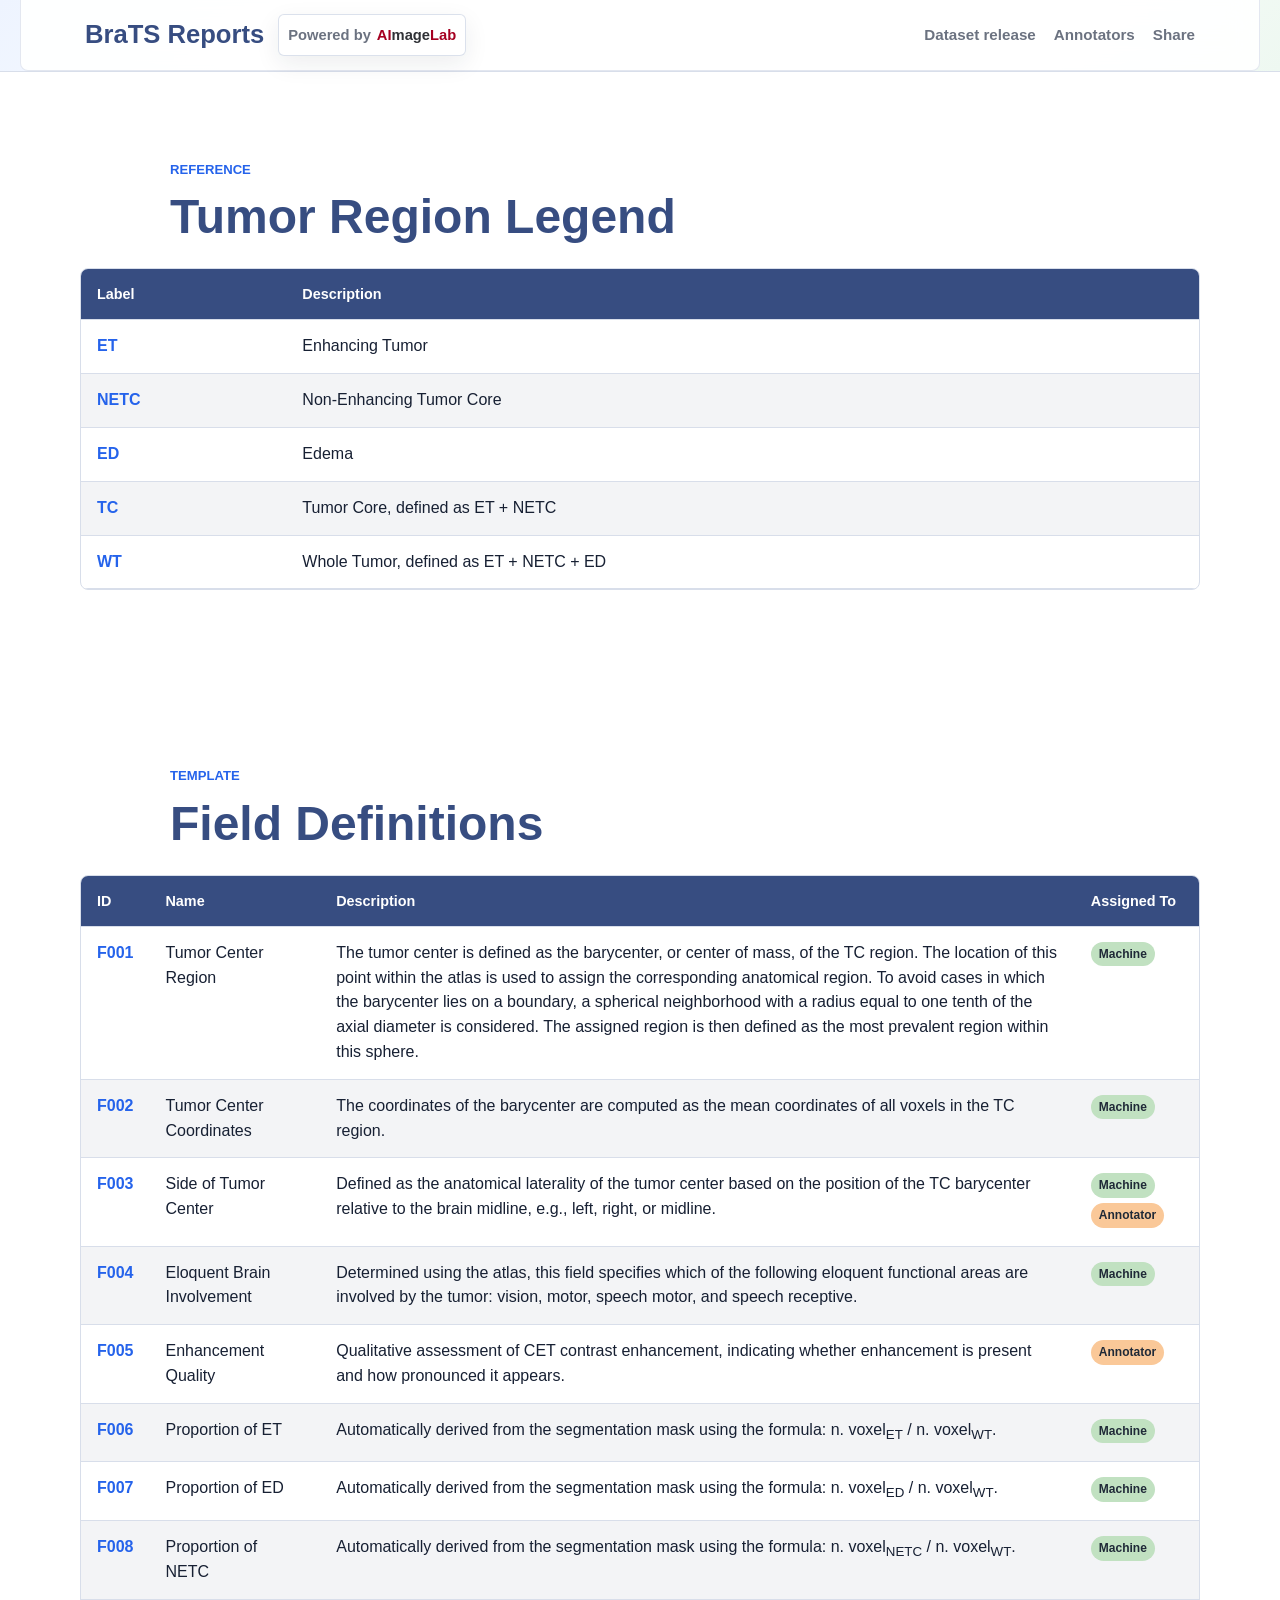
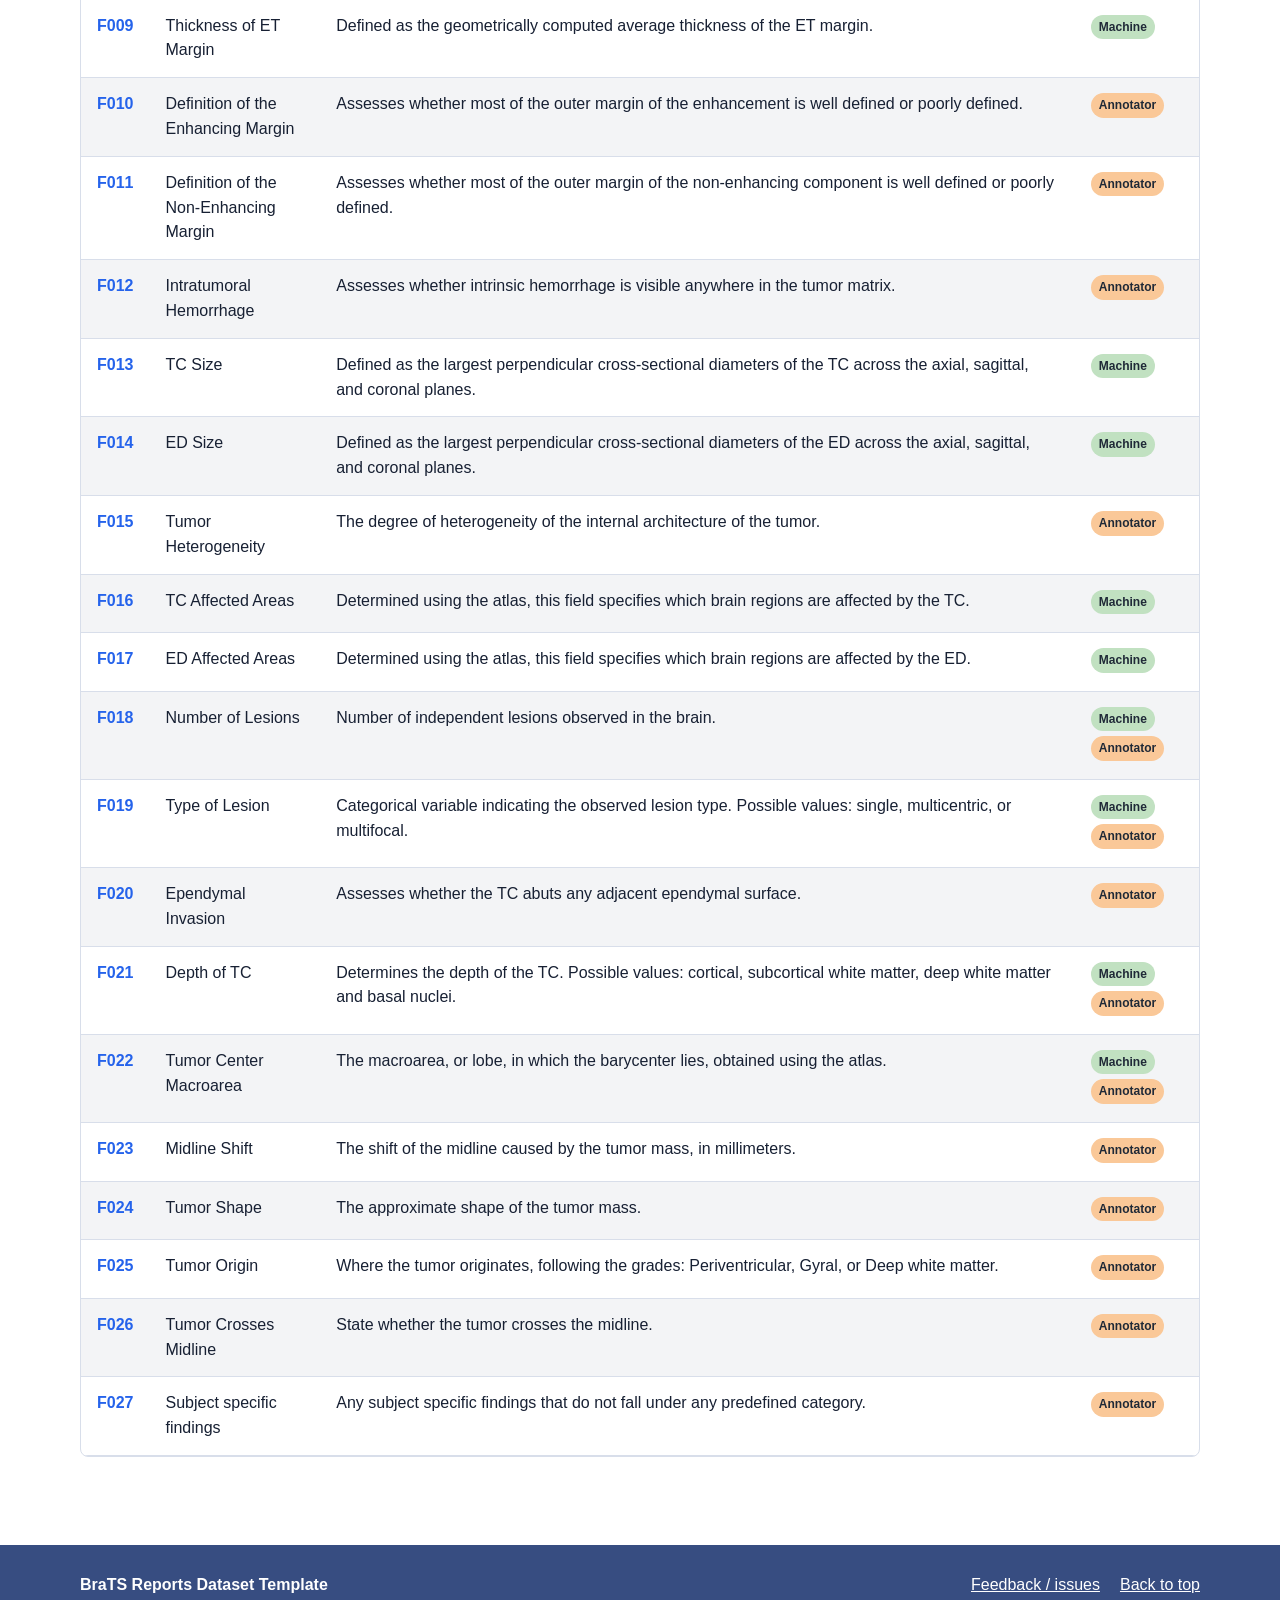
<file: dataset-release.html>
<!doctype html>
<html lang="en">
  <head>
    <meta charset="utf-8">
    <meta name="viewport" content="width=device-width, initial-scale=1">
    <title>BraTS Reports Dataset Release</title>
    <meta
      name="description"
      content="Structured definition of BraTS Reports dataset fields and annotation protocol."
    >
    <link rel="stylesheet" href="styles.css">
  </head>
  <body class="page-dataset">
    <header class="site-header">
      <nav class="topbar" aria-label="Primary navigation">
        <div class="brand-lockup">
          <a class="brand" href="index.html">BraTS Reports</a>
          <a class="powered-by" href="https://aimagelab.unimore.it/" aria-label="Powered by AI Image Lab">
            <span>Powered by</span>
            <span class="aimagelab-wordmark" aria-hidden="true"><span class="ai-part">AI</span><span class="mage-part">mage</span><span class="lab-part">Lab</span></span>
          </a>
        </div>
        <div class="nav-links">
          <a href="dataset-release.html">Dataset release</a>
          <a href="clinicians.html">Annotators</a>
          <button class="share-button" type="button" data-share-button>Share</button>
        </div>
      </nav>
      <section id="top" class="hero">
        <div class="hero-copy">
          <p class="eyebrow">BraTS Reports instructions hub</p>
          <h1>One template, three ways in.</h1>
          <p>
            Pick the documentation path you need: dataset release fields, the Italian
            annotator guide, or the English annotator guide.
          </p>
          <div class="landing-links" aria-label="Documentation entry points">
            <a class="landing-card dataset-card" href="dataset-release.html">
              <span class="card-kicker">Dataset</span>
              <strong>Release template</strong>
              <span>Field definitions, tumor region legend, and machine/annotator ownership.</span>
            </a>
            <a class="landing-card clinician-card" href="clinicians.html">
              <span class="card-kicker">Annotators</span>
              <strong>Annotator guide</strong>
              <span>Annotation protocol, annotation fields, examples, and language selector.</span>
            </a>
          </div>
        </div>
      </section>
    </header>

    <main>
      <section id="dataset-release" class="section dataset-content">
        <div class="section-heading">
          <p class="eyebrow">Reference</p>
          <h2>Tumor Region Legend</h2>
        </div>
        <div class="table-wrap">
          <table>
            <thead>
              <tr>
                <th>Label</th>
                <th>Description</th>
              </tr>
            </thead>
            <tbody>
              <tr>
                <td><strong>ET</strong></td>
                <td>Enhancing Tumor</td>
              </tr>
              <tr>
                <td><strong>NETC</strong></td>
                <td>Non-Enhancing Tumor Core</td>
              </tr>
              <tr>
                <td><strong>ED</strong></td>
                <td>Edema</td>
              </tr>
              <tr>
                <td><strong>TC</strong></td>
                <td>Tumor Core, defined as ET + NETC</td>
              </tr>
              <tr>
                <td><strong>WT</strong></td>
                <td>Whole Tumor, defined as ET + NETC + ED</td>
              </tr>
            </tbody>
          </table>
        </div>
      </section>

      <section class="section dataset-content">
        <div class="section-heading">
          <p class="eyebrow">Template</p>
          <h2>Field Definitions</h2>
        </div>
        <div class="table-wrap wide-table">
          <table>
            <thead>
              <tr>
                <th>ID</th>
                <th>Name</th>
                <th>Description</th>
                <th>Assigned To</th>
              </tr>
            </thead>
            <tbody>
              <tr>
                <td>F001</td>
                <td>Tumor Center Region</td>
                <td>The tumor center is defined as the barycenter, or center of mass, of the TC region. The location of this point within the atlas is used to assign the corresponding anatomical region. To avoid cases in which the barycenter lies on a boundary, a spherical neighborhood with a radius equal to one tenth of the axial diameter is considered. The assigned region is then defined as the most prevalent region within this sphere.</td>
                <td><span class="badge machine">Machine</span></td>
              </tr>
              <tr>
                <td>F002</td>
                <td>Tumor Center Coordinates</td>
                <td>The coordinates of the barycenter are computed as the mean coordinates of all voxels in the TC region.</td>
                <td><span class="badge machine">Machine</span></td>
              </tr>
              <tr>
                <td>F003</td>
                <td>Side of Tumor Center</td>
                <td>Defined as the anatomical laterality of the tumor center based on the position of the TC barycenter relative to the brain midline, e.g., left, right, or midline.</td>
                <td><span class="badge machine">Machine</span><span class="badge clinician">Annotator</span></td>
              </tr>
              <tr>
                <td>F004</td>
                <td>Eloquent Brain Involvement</td>
                <td>Determined using the atlas, this field specifies which of the following eloquent functional areas are involved by the tumor: vision, motor, speech motor, and speech receptive.</td>
                <td><span class="badge machine">Machine</span></td>
              </tr>
              <tr>
                <td>F005</td>
                <td>Enhancement Quality</td>
                <td>Qualitative assessment of CET contrast enhancement, indicating whether enhancement is present and how pronounced it appears.</td>
                <td><span class="badge clinician">Annotator</span></td>
              </tr>
              <tr>
                <td>F006</td>
                <td>Proportion of ET</td>
                <td>Automatically derived from the segmentation mask using the formula: n. voxel<sub>ET</sub> / n. voxel<sub>WT</sub>.</td>
                <td><span class="badge machine">Machine</span></td>
              </tr>
              <tr>
                <td>F007</td>
                <td>Proportion of ED</td>
                <td>Automatically derived from the segmentation mask using the formula: n. voxel<sub>ED</sub> / n. voxel<sub>WT</sub>.</td>
                <td><span class="badge machine">Machine</span></td>
              </tr>
              <tr>
                <td>F008</td>
                <td>Proportion of NETC</td>
                <td>Automatically derived from the segmentation mask using the formula: n. voxel<sub>NETC</sub> / n. voxel<sub>WT</sub>.</td>
                <td><span class="badge machine">Machine</span></td>
              </tr>
              <tr>
                <td>F009</td>
                <td>Thickness of ET Margin</td>
                <td>Defined as the geometrically computed average thickness of the ET margin.</td>
                <td><span class="badge machine">Machine</span></td>
              </tr>
              <tr>
                <td>F010</td>
                <td>Definition of the Enhancing Margin</td>
                <td>Assesses whether most of the outer margin of the enhancement is well defined or poorly defined.</td>
                <td><span class="badge clinician">Annotator</span></td>
              </tr>
              <tr>
                <td>F011</td>
                <td>Definition of the Non-Enhancing Margin</td>
                <td>Assesses whether most of the outer margin of the non-enhancing component is well defined or poorly defined.</td>
                <td><span class="badge clinician">Annotator</span></td>
              </tr>
              <tr>
                <td>F012</td>
                <td>Intratumoral Hemorrhage</td>
                <td>Assesses whether intrinsic hemorrhage is visible anywhere in the tumor matrix.</td>
                <td><span class="badge clinician">Annotator</span></td>
              </tr>
              <tr>
                <td>F013</td>
                <td>TC Size</td>
                <td>Defined as the largest perpendicular cross-sectional diameters of the TC across the axial, sagittal, and coronal planes.</td>
                <td><span class="badge machine">Machine</span></td>
              </tr>
              <tr>
                <td>F014</td>
                <td>ED Size</td>
                <td>Defined as the largest perpendicular cross-sectional diameters of the ED across the axial, sagittal, and coronal planes.</td>
                <td><span class="badge machine">Machine</span></td>
              </tr>
              <tr>
                <td>F015</td>
                <td>Tumor Heterogeneity</td>
                <td>The degree of heterogeneity of the internal architecture of the tumor.</td>
                <td><span class="badge clinician">Annotator</span></td>
              </tr>
              <tr>
                <td>F016</td>
                <td>TC Affected Areas</td>
                <td>Determined using the atlas, this field specifies which brain regions are affected by the TC.</td>
                <td><span class="badge machine">Machine</span></td>
              </tr>
              <tr>
                <td>F017</td>
                <td>ED Affected Areas</td>
                <td>Determined using the atlas, this field specifies which brain regions are affected by the ED.</td>
                <td><span class="badge machine">Machine</span></td>
              </tr>
              <tr>
                <td>F018</td>
                <td>Number of Lesions</td>
                <td>Number of independent lesions observed in the brain.</td>
                <td><span class="badge machine">Machine</span><span class="badge clinician">Annotator</span></td>
              </tr>
              <tr>
                <td>F019</td>
                <td>Type of Lesion</td>
                <td>Categorical variable indicating the observed lesion type. Possible values: single, multicentric, or multifocal.</td>
                <td><span class="badge machine">Machine</span><span class="badge clinician">Annotator</span></td>
              </tr>
              <tr>
                <td>F020</td>
                <td>Ependymal Invasion</td>
                <td>Assesses whether the TC abuts any adjacent ependymal surface.</td>
                <td><span class="badge clinician">Annotator</span></td>
              </tr>
              <tr>
                <td>F021</td>
                <td>Depth of TC</td>
                <td>Determines the depth of the TC. Possible values: cortical, subcortical white matter, deep white matter and basal nuclei.</td>
                <td><span class="badge machine">Machine</span><span class="badge clinician">Annotator</span></td>
              </tr>
              <tr>
                <td>F022</td>
                <td>Tumor Center Macroarea</td>
                <td>The macroarea, or lobe, in which the barycenter lies, obtained using the atlas.</td>
                <td><span class="badge machine">Machine</span><span class="badge clinician">Annotator</span></td>
              </tr>
              <tr>
                <td>F023</td>
                <td>Midline Shift</td>
                <td>The shift of the midline caused by the tumor mass, in millimeters.</td>
                <td><span class="badge clinician">Annotator</span></td>
              </tr>
              <tr>
                <td>F024</td>
                <td>Tumor Shape</td>
                <td>The approximate shape of the tumor mass.</td>
                <td><span class="badge clinician">Annotator</span></td>
              </tr>
              <tr>
                <td>F025</td>
                <td>Tumor Origin</td>
                <td>Where the tumor originates, following the grades: Periventricular, Gyral, or Deep white matter.</td>
                <td><span class="badge clinician">Annotator</span></td>
              </tr>
              <tr>
                <td>F026</td>
                <td>Tumor Crosses Midline</td>
                <td>State whether the tumor crosses the midline.</td>
                <td><span class="badge clinician">Annotator</span></td>
              </tr>
              <tr>
                <td>F027</td>
                <td>Subject specific findings</td>
                <td>Any subject specific findings that do not fall under any predefined category.</td>
                <td><span class="badge clinician">Annotator</span></td>
              </tr>
            </tbody>
          </table>
        </div>
      </section>

      <section id="clinicians-en" class="section alt clinicians-en-content">
        <div class="section-heading">
          <p class="eyebrow">Annotator guide</p>
          <h2>Annotators Version in English</h2>
          <p>Free-text reporting instructions and annotator-facing fields translated from the Italian annotation guide.</p>
        </div>
        <div class="prose">
          <p>Reports should be compiled in <strong>free-text format</strong>, evaluating each relevant template field. Information that is not present should be omitted, avoiding explicit statements about the absence of findings or characteristics that are not described.</p>
          <p>During annotation, it is recommended to follow the same evaluation progression across cases to ensure consistency. Measurements should always be reported in millimeters. In cases with multiple lesions, the annotation protocol should be repeated for each lesion so that the reported information clearly refers to the correct lesion.</p>
        </div>
        <div class="table-wrap wide-table compact-guide">
          <table>
            <thead>
              <tr>
                <th>ID</th>
                <th>Field</th>
                <th>Clinical Meaning</th>
              </tr>
            </thead>
            <tbody>
              <tr>
                <td>F003</td>
                <td>Side of Tumor Center</td>
                <td>Anatomical laterality of the tumor center relative to the brain midline: left, right, or midline.</td>
              </tr>
              <tr>
                <td>F005</td>
                <td>Enhancement Quality</td>
                <td>Qualitative assessment of CET contrast enhancement, including whether it is present and how pronounced it appears.</td>
              </tr>
              <tr>
                <td>F010</td>
                <td>Definition of the Enhancing Margin</td>
                <td>Whether most of the outer enhancing margin is well defined or poorly defined.</td>
              </tr>
              <tr>
                <td>F011</td>
                <td>Definition of the Non-Enhancing Margin</td>
                <td>Whether most of the outer non-enhancing component margin is well defined or poorly defined.</td>
              </tr>
              <tr>
                <td>F012</td>
                <td>Intratumoral Hemorrhage</td>
                <td>Whether intrinsic hemorrhage is visible anywhere in the tumor matrix.</td>
              </tr>
              <tr>
                <td>F015</td>
                <td>Tumor Heterogeneity</td>
                <td>Degree of heterogeneity of the tumor internal architecture.</td>
              </tr>
              <tr>
                <td>F018</td>
                <td>Number of Lesions</td>
                <td>Number of independent lesions observed in the brain.</td>
              </tr>
              <tr>
                <td>F019</td>
                <td>Type of Lesion</td>
                <td>Categorical lesion type: single, multicentric, or multifocal.</td>
              </tr>
              <tr>
                <td>F020</td>
                <td>Ependymal Invasion</td>
                <td>Whether the TC abuts an adjacent ependymal surface.</td>
              </tr>
              <tr>
                <td>F021</td>
                <td>Depth of TC</td>
                <td>Possible values: cortical, subcortical white matter, deep white matter, and basal nuclei.</td>
              </tr>
              <tr>
                <td>F022</td>
                <td>Tumor Center Macroarea</td>
                <td>The macroarea or lobe in which the barycenter lies.</td>
              </tr>
              <tr>
                <td>F023</td>
                <td>Midline Shift</td>
                <td>Shift of the midline caused by the tumor mass, reported in millimeters.</td>
              </tr>
              <tr>
                <td>F024</td>
                <td>Tumor Shape</td>
                <td>Approximate shape of the tumor mass.</td>
              </tr>
              <tr>
                <td>F025</td>
                <td>Tumor Origin</td>
                <td>Likely origin category: periventricular, gyral, or deep white matter.</td>
              </tr>
              <tr>
                <td>F026</td>
                <td>Tumor Crosses Midline</td>
                <td>Whether the tumor crosses the midline.</td>
              </tr>
              <tr>
                <td>F027</td>
                <td>Subject-Specific Findings</td>
                <td>Any subject-specific finding that does not fall under a predefined category.</td>
              </tr>
            </tbody>
          </table>
        </div>
      </section>

      <section id="clinicians-it" class="section clinicians-it-content">
        <div class="section-heading">
          <p class="eyebrow">Versione italiana</p>
          <h2>Template del Dataset BraTS Reports</h2>
          <p>Definizione strutturata dei campi del dataset per la refertazione su ToothFairy4M.</p>
        </div>

        <div class="table-wrap">
          <table>
            <thead>
              <tr>
                <th>Etichetta</th>
                <th>Descrizione</th>
              </tr>
            </thead>
            <tbody>
              <tr>
                <td><strong>ET</strong></td>
                <td>Enhancing Tumor</td>
              </tr>
              <tr>
                <td><strong>NETC</strong></td>
                <td>Non-Enhancing Tumor Core</td>
              </tr>
              <tr>
                <td><strong>ED</strong></td>
                <td>Edema</td>
              </tr>
              <tr>
                <td><strong>TC</strong></td>
                <td>Tumor Core, definito come ET + NETC</td>
              </tr>
              <tr>
                <td><strong>WT</strong></td>
                <td>Whole Tumor, definito come ET + NETC + ED</td>
              </tr>
            </tbody>
          </table>
        </div>
      </section>

      <section class="section clinicians-it-content">
        <div class="section-heading">
          <p class="eyebrow">Campi di annotazione</p>
          <h2>Definizione dei Campi</h2>
        </div>
        <div class="field-grid">
          <article class="field-item">
            <div>
              <span class="field-id">F003</span>
              <h3>Lato del Centro del Tumore</h3>
              <p>Definito come la lateralità anatomica del centro del tumore in base alla posizione del baricentro del TC rispetto alla linea mediana del cervello, ad esempio sinistra, destra o linea mediana.</p>
            </div>
            <div class="image-placeholder">F003_lateralita_tumore</div>
          </article>
          <article class="field-item">
            <div>
              <span class="field-id">F005</span>
              <h3>Qualità dell'Enhancement</h3>
              <p>Valutazione qualitativa dell'enhancement del contrasto CET, indicando se l'enhancement è presente e quanto appare pronunciato.</p>
            </div>
            <div class="image-placeholder">F005_qualita_enhancement</div>
          </article>
          <article class="field-item">
            <div>
              <span class="field-id">F010</span>
              <h3>Definizione del Margine Enhancing</h3>
              <p>Valuta se la maggior parte del margine esterno dell'enhancement è ben definita o scarsamente definita.</p>
            </div>
            <div class="image-placeholder">F010_margine_enhancing</div>
          </article>
          <article class="field-item">
            <div>
              <span class="field-id">F011</span>
              <h3>Definizione del Margine Non-Enhancing</h3>
              <p>Valuta se la maggior parte del margine esterno della componente non-enhancing è ben definita o scarsamente definita.</p>
            </div>
            <div class="image-placeholder">F011_margine_non_enhancing</div>
          </article>
          <article class="field-item">
            <div>
              <span class="field-id">F012</span>
              <h3>Emorragia Intratumorale</h3>
              <p>Valuta se un'emorragia intrinseca è visibile in qualsiasi punto della matrice tumorale.</p>
            </div>
            <div class="image-placeholder">F012_emorragia_intratumorale</div>
          </article>
          <article class="field-item">
            <div>
              <span class="field-id">F015</span>
              <h3>Eterogeneità del Tumore</h3>
              <p>Il grado di eterogeneità dell'architettura interna del tumore.</p>
            </div>
            <div class="image-placeholder">F015_eterogeneita_tumore</div>
          </article>
          <article class="field-item">
            <div>
              <span class="field-id">F018</span>
              <h3>Numero di Lesioni</h3>
              <p>Numero di lesioni indipendenti osservate nel cervello.</p>
            </div>
            <div class="image-placeholder">F018_numero_lesioni</div>
          </article>
          <article class="field-item">
            <div>
              <span class="field-id">F019</span>
              <h3>Tipo di Lesione</h3>
              <p>Variabile categorica che indica il tipo di lesione osservata. Valori possibili: singola, multicentrica o multifocale.</p>
            </div>
            <div class="image-placeholder">F019_tipo_lesione</div>
          </article>
          <article class="field-item">
            <div>
              <span class="field-id">F020</span>
              <h3>Invasione Ependimale</h3>
              <p>Valuta se il TC è a contatto con una superficie ependimale adiacente.</p>
            </div>
            <div class="image-placeholder">F020_invasione_ependimale</div>
          </article>
          <article class="field-item">
            <div>
              <span class="field-id">F021</span>
              <h3>Profondità del TC</h3>
              <p>Determina la profondità del TC. Valori possibili: corticale, sostanza bianca sottocorticale, sostanza bianca profonda e nuclei della base.</p>
            </div>
            <div class="image-placeholder">F021_profondita_tc</div>
          </article>
          <article class="field-item">
            <div>
              <span class="field-id">F022</span>
              <h3>Macroarea del Centro del Tumore</h3>
              <p>La macroarea, o lobo, in cui ricade il baricentro, ottenuta utilizzando l'atlante.</p>
            </div>
            <div class="image-placeholder">F022_macroarea_centro</div>
          </article>
          <article class="field-item">
            <div>
              <span class="field-id">F023</span>
              <h3>Spostamento della Linea Mediana</h3>
              <p>Lo spostamento della linea mediana causato dalla massa tumorale, in millimetri.</p>
            </div>
            <div class="image-placeholder">F023_spostamento_linea_mediana</div>
          </article>
          <article class="field-item">
            <div>
              <span class="field-id">F024</span>
              <h3>Forma del Tumore</h3>
              <p>La forma approssimativa della massa tumorale.</p>
            </div>
            <div class="image-placeholder">F024_forma_tumore</div>
          </article>
          <article class="field-item">
            <div>
              <span class="field-id">F025</span>
              <h3>Origine del Tumore</h3>
              <p>Dove origina il tumore, secondo le categorie: Periventricolare, Girale, Sostanza bianca profonda.</p>
            </div>
            <div class="image-placeholder">F025_origine_tumore</div>
          </article>
          <article class="field-item">
            <div>
              <span class="field-id">F026</span>
              <h3>Il Tumore Attraversa la Linea Mediana</h3>
              <p>Indica se il tumore attraversa la linea mediana.</p>
            </div>
            <div class="image-placeholder">F026_crossing_linea_mediana</div>
          </article>
          <article class="field-item">
            <div>
              <span class="field-id">F027</span>
              <h3>Reperti Specifici del Soggetto</h3>
              <p>Qualsiasi reperto specifico del soggetto che non rientra in alcuna categoria predefinita.</p>
            </div>
            <div class="image-placeholder">F027_reperti_specifici</div>
          </article>
        </div>
      </section>

      <section id="protocol" class="section alt clinicians-it-content">
        <div class="section-heading">
          <p class="eyebrow">Annotazione</p>
          <h2>Protocollo di Annotazione</h2>
        </div>
        <div class="prose">
          <p>I referti vanno compilati in <strong>formato testuale libero</strong>, valutando ciascun campo del template. Le informazioni non presenti devono essere omesse, <strong>evitando di riportare esplicitamente l'assenza di reperti o caratteristiche non descritte.</strong></p>
          <p>Durante l'annotazione è consigliabile seguire sempre la stessa progressione di valutazione, così da garantire coerenza tra i diversi casi. Le misure vanno sempre riportate in millimetri.</p>
          <p>In caso di lesioni multiple, il protocollo di annotazione deve essere ripetuto per ciascuna lesione, in modo da rendere sempre chiaro a quale lesione si riferiscono le informazioni riportate.</p>
        </div>
      </section>

      <section class="section clinicians-it-content">
        <div class="section-heading">
          <p class="eyebrow">Classificazione</p>
          <h2>Multifocale, Multicentrico, Singolo</h2>
          <p>Nel protocollo sono definiti criteri specifici e oggettivi per classificare una lesione come singola, multifocale o multicentrica. ED è indicato in rosso, NETC in verde ed ET in blu.</p>
        </div>
        <div class="tumor-grid" aria-label="Tumor classification diagrams">
          <figure>
            <div class="tumor-diagram single">
              <span class="ed"></span>
              <span class="netc"></span>
              <span class="et"></span>
            </div>
            <figcaption>Tumore singolo</figcaption>
          </figure>
          <figure>
            <div class="tumor-diagram multicentric">
              <span class="ed one"></span>
              <span class="ed two"></span>
              <span class="netc one"></span>
              <span class="netc two"></span>
              <span class="et one"></span>
              <span class="et two"></span>
            </div>
            <figcaption>Tumore multicentrico</figcaption>
          </figure>
          <figure>
            <div class="tumor-diagram multifocal">
              <span class="ed"></span>
              <span class="netc one"></span>
              <span class="netc two"></span>
              <span class="et one"></span>
              <span class="et two"></span>
            </div>
            <figcaption>Tumore multifocale</figcaption>
          </figure>
          <figure>
            <div class="tumor-diagram mixed">
              <span class="ed one"></span>
              <span class="ed two"></span>
              <span class="netc one"></span>
              <span class="netc two"></span>
              <span class="netc three"></span>
              <span class="et one"></span>
              <span class="et two"></span>
              <span class="et three"></span>
            </div>
            <figcaption>Tumore multicentrico con un centro singolo e uno multifocale</figcaption>
          </figure>
        </div>
        <p class="legend-note">Definiamo come multicentrica una lesione in cui i corrispettivi ED sono separati, mentre multifocale nel caso non lo fossero.</p>
      </section>

      <section id="example" class="section alt clinicians-it-content">
        <div class="section-heading">
          <p class="eyebrow">Esempio</p>
          <h2>Esempio di Referto Originale</h2>
          <p>Il referto di esempio rappresenta il modello da seguire per la compilazione.</p>
        </div>
        <blockquote class="report">
          <p>In sede parasagittale destra, in corrispondenza della regione cingolata posteriore/precuneale a prevalente interessamento cortico-sottocorticale, si documenta una singola formazione espansiva intrassiale a morfologia ovalare, a segnale disomogeneamente ipointenso in T1 e iperintenso in T2.</p>
          <p>La lesione presenta componente centrale necrotica e orletto solido periferico con enhancement disomogeneo post-contrastografico, in parte lineare e in parte nodulare, intenso. Si associa enhancement piale.</p>
          <p>È riferito marginale interessamento della porzione posteriore del corpo calloso in sede destra da parte del core tumorale. Le alterazioni iperintense in T2/FLAIR perilesionali, estese alla sostanza bianca profonda dei lobi parietale e occipitale destri, si propagano inoltre nel corpo calloso, tratto posteriore e medio in sede destra, con minimo sconfinamento controlaterale a sinistra a livello del corpo calloso posteriore.</p>
          <p>La massa determina effetto espansivo con obliterazione degli spazi liquorali periencefalici in sede occipito-parietale posteriore destra e compressione del trigono, del corno occipitale e della porzione posteriore del corpo del ventricolo laterale destro. Si associa deviazione della linea mediana, setto pellucido, di circa 2 mm verso sinistra. Il ventricolo laterale sinistro presenta morfovolumetria conservata; III e IV ventricolo regolari. Non segni di erniazione.</p>
          <p>Coesiste importante quadro di sofferenza microangiopatica cronica biemisferica.</p>
        </blockquote>
      </section>

      <section class="section clinicians-it-content">
        <div class="section-heading">
          <p class="eyebrow">Mapping</p>
          <h2>Referto Scomposto secondo il Template</h2>
          <p>Questa scomposizione mostra come ciascun campo del template trovi una corrispondenza nel testo libero.</p>
        </div>
        <div class="table-wrap wide-table">
          <table>
            <thead>
              <tr>
                <th>ID</th>
                <th>Campo</th>
                <th>Finding</th>
              </tr>
            </thead>
            <tbody>
              <tr>
                <td>F003</td>
                <td>Lato del Centro del Tumore</td>
                <td>"In sede parasagittale destra", "regione cingolata posteriore/precuneale" e "parietale e occipitale destri".</td>
              </tr>
              <tr>
                <td>F005</td>
                <td>Qualità dell'Enhancement</td>
                <td>"enhancement disomogeneo post-contrastografico, in parte lineare e in parte nodulare, intenso".</td>
              </tr>
              <tr>
                <td>F010</td>
                <td>Definizione del Margine Enhancing</td>
                <td>"orletto solido periferico con enhancement disomogeneo post-contrastografico".</td>
              </tr>
              <tr>
                <td>F011</td>
                <td>Definizione del Margine Non-Enhancing</td>
                <td>Assente nel referto, in quanto non ben definito.</td>
              </tr>
              <tr>
                <td>F012</td>
                <td>Emorragia Intratumorale</td>
                <td>Assente nel referto.</td>
              </tr>
              <tr>
                <td>F015</td>
                <td>Eterogeneità del Tumore</td>
                <td>"segnale disomogeneamente ipointenso in T1", "componente centrale necrotica" e "orletto solido periferico".</td>
              </tr>
              <tr>
                <td>F018</td>
                <td>Numero di Lesioni</td>
                <td>Una sola lesione: "si documenta una singola formazione espansiva".</td>
              </tr>
              <tr>
                <td>F019</td>
                <td>Tipo di Lesione</td>
                <td>Singola: "si documenta una singola formazione espansiva".</td>
              </tr>
              <tr>
                <td>F020</td>
                <td>Invasione Ependimale</td>
                <td>Assente nel referto.</td>
              </tr>
              <tr>
                <td>F021</td>
                <td>Profondità del TC</td>
                <td>"a prevalente interessamento cortico-sottocorticale".</td>
              </tr>
              <tr>
                <td>F022</td>
                <td>Macroarea del Centro del Tumore</td>
                <td>"regione cingolata posteriore/precuneale" e "sede occipito-parietale posteriore destra".</td>
              </tr>
              <tr>
                <td>F023</td>
                <td>Spostamento della Linea Mediana</td>
                <td>"deviazione della linea mediana, setto pellucido, di circa 2 mm verso sinistra".</td>
              </tr>
              <tr>
                <td>F024</td>
                <td>Forma del Tumore</td>
                <td>"formazione espansiva intrassiale a morfologia ovalare".</td>
              </tr>
              <tr>
                <td>F025</td>
                <td>Origine del Tumore</td>
                <td>"regione cingolata posteriore/precuneale a prevalente interessamento cortico-sottocorticale".</td>
              </tr>
              <tr>
                <td>F026</td>
                <td>Il Tumore Attraversa la Linea Mediana</td>
                <td>"minimo sconfinamento controlaterale a sinistra a livello del corpo calloso posteriore".</td>
              </tr>
              <tr>
                <td>F027</td>
                <td>Reperti Specifici del Soggetto</td>
                <td>"Si associa enhancement piale", "marginale interessamento della porzione posteriore del corpo calloso", "effetto espansivo con obliterazione degli spazi liquorali periencefalici" e "importante quadro di sofferenza microangiopatica cronica biemisferica".</td>
              </tr>
            </tbody>
          </table>
        </div>
      </section>

      <section class="section alt clinicians-it-content">
        <div class="section-heading">
          <p class="eyebrow">Piattaforma</p>
          <h2>Utilizzo della piattaforma ToothFairy4M</h2>
        </div>
        <div class="prose">
          <p>Lorem ipsum dolor sit amet, consectetur adipiscing elit, sed do eiusmod tempor incidunt ut labore et dolore magna aliqua. Ut enim ad minim veniam, quis nostrum exercitationem ullamco laboriosam, nisi ut aliquid ex ea commodi consequatur.</p>
        </div>
      </section>
    </main>

    <footer class="footer">
      <p>BraTS Reports Dataset Template</p>
      <div class="footer-links">
        <a href="mailto:omar.carpentiero@unimore.it?subject=BraTS%20Reports%20website%20feedback">Feedback / issues</a>
        <a href="#top">Back to top</a>
      </div>
    </footer>
    <script src="site.js"></script>
  </body>
</html>
</file>
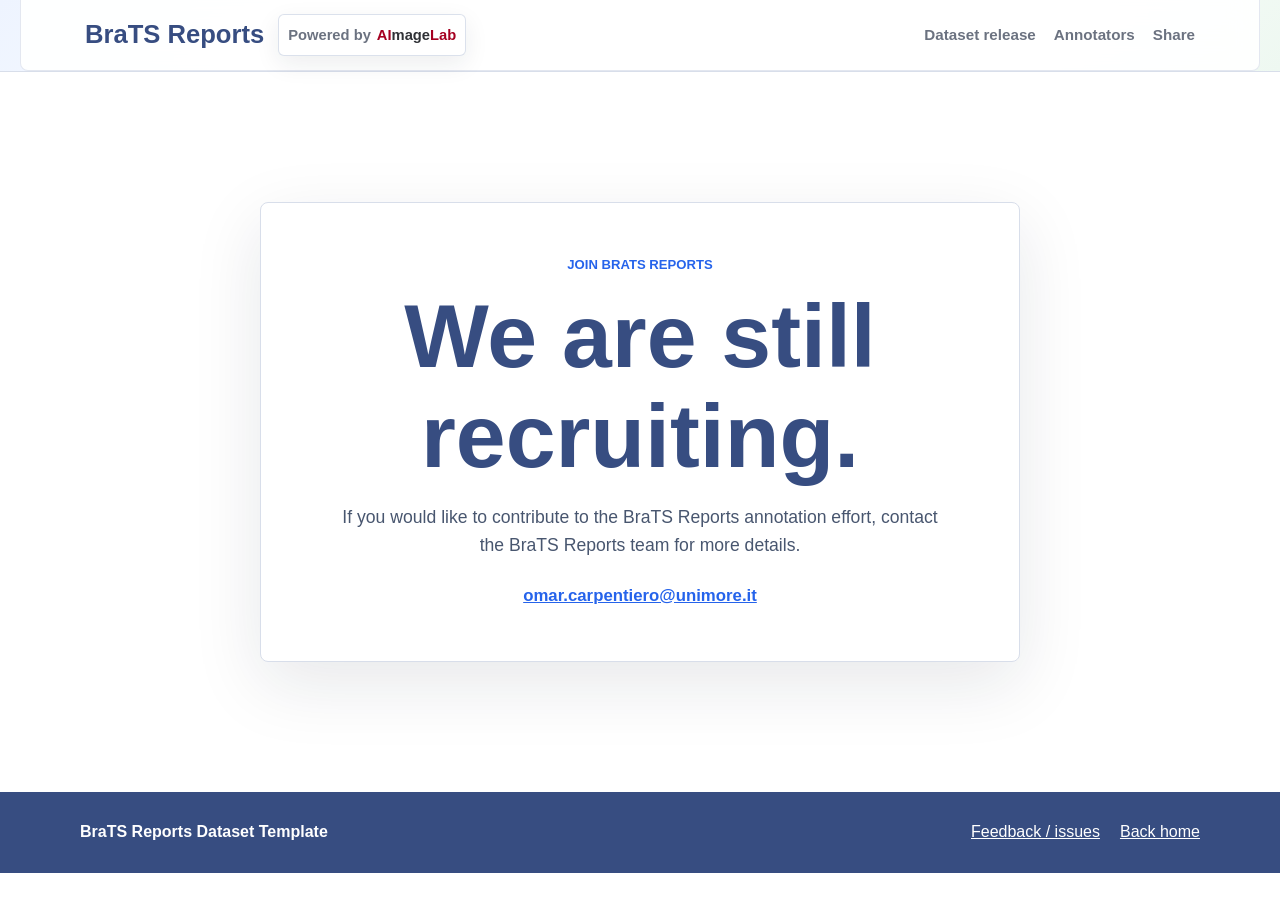
<file: join.html>
<!doctype html>
<html lang="en">
  <head>
    <meta charset="utf-8">
    <meta name="viewport" content="width=device-width, initial-scale=1">
    <title>Join BraTS Reports</title>
    <meta
      name="description"
      content="Join the BraTS Reports annotation project."
    >
    <link rel="stylesheet" href="styles.css">
  </head>
  <body class="join-page">
    <header class="site-header">
      <nav class="topbar" aria-label="Primary navigation">
        <div class="brand-lockup">
          <a class="brand" href="index.html">BraTS Reports</a>
          <a class="powered-by" href="https://aimagelab.unimore.it/" aria-label="Powered by AI Image Lab">
            <span>Powered by</span>
            <span class="aimagelab-wordmark" aria-hidden="true"><span class="ai-part">AI</span><span class="mage-part">mage</span><span class="lab-part">Lab</span></span>
          </a>
        </div>
        <div class="nav-links">
          <a href="dataset-release.html">Dataset release</a>
          <a href="clinicians.html">Annotators</a>
          <button class="share-button" type="button" data-share-button>Share</button>
        </div>
      </nav>
    </header>

    <main>
      <section class="section join-section">
        <div class="join-panel">
          <p class="eyebrow">Join BraTS Reports</p>
          <h1>We are still recruiting.</h1>
          <p>
            If you would like to contribute to the BraTS Reports annotation effort,
            contact the BraTS Reports team for more details.
          </p>
          <a class="join-mail" href="mailto:omar.carpentiero@unimore.it?subject=Joining%20BraTS%20Reports">
            omar.carpentiero@unimore.it
          </a>
        </div>
      </section>
    </main>

    <footer class="footer">
      <p>BraTS Reports Dataset Template</p>
      <div class="footer-links">
        <a href="mailto:omar.carpentiero@unimore.it?subject=BraTS%20Reports%20website%20feedback">Feedback / issues</a>
        <a href="index.html">Back home</a>
      </div>
    </footer>
    <script src="site.js"></script>
  </body>
</html>
</file>
<file: styles.css>
:root {
  --primary: #2563eb;
  --dark: #374d81;
  --aimagelab-red: #a50021;
  --muted: #6b7280;
  --light: #f3f4f6;
  --paper: #ffffff;
  --ink: #172033;
  --clinician: #fac898;
  --machine: #c1e1c1;
  --line: #d8deea;
  --ed: #ef4444;
  --netc: #22c55e;
  --et: #2563eb;
}

* {
  box-sizing: border-box;
}

html {
  scroll-behavior: smooth;
}

body {
  margin: 0;
  color: var(--ink);
  background: var(--paper);
  font-family: Arial, Helvetica, sans-serif;
  line-height: 1.55;
}

a {
  color: inherit;
}

.site-header {
  background: linear-gradient(135deg, #eef4ff 0%, #ffffff 55%, #eef8f1 100%);
  border-bottom: 1px solid var(--line);
}

.topbar {
  position: sticky;
  top: 0;
  z-index: 10;
  display: flex;
  align-items: center;
  justify-content: space-between;
  gap: 24px;
  min-height: 64px;
  padding: 14px clamp(20px, 5vw, 72px);
  width: min(1280px, calc(100% - 40px));
  margin: 0 auto;
  background: rgba(255, 255, 255, 0.92);
  border-bottom: 1px solid rgba(216, 222, 234, 0.72);
  border-right: 1px solid rgba(216, 222, 234, 0.72);
  border-left: 1px solid rgba(216, 222, 234, 0.72);
  border-radius: 0 0 8px 8px;
  backdrop-filter: blur(14px);
}

.brand {
  color: var(--dark);
  font-size: clamp(1.45rem, 2vw, 2rem);
  font-weight: 800;
  line-height: 1;
  text-decoration: none;
}

.brand-lockup {
  display: flex;
  align-items: center;
  gap: 14px;
  min-width: 0;
  flex-wrap: nowrap;
}

.nav-links {
  display: flex;
  flex-wrap: wrap;
  justify-content: flex-end;
  gap: 8px 18px;
  color: var(--muted);
  font-size: 0.95rem;
  font-weight: 700;
}

.nav-links a {
  text-decoration: none;
}

.nav-links a:hover,
.share-button:hover {
  color: var(--primary);
}

.share-button {
  appearance: none;
  padding: 0;
  border: 0;
  color: inherit;
  background: transparent;
  font: inherit;
  font-weight: 700;
  cursor: pointer;
}

.hero {
  display: grid;
  align-items: center;
  justify-items: center;
  min-height: calc(100vh - 64px);
  padding: clamp(56px, 9vw, 112px) clamp(20px, 5vw, 72px);
}

.hero-content {
  display: grid;
  grid-template-columns: minmax(0, 1fr);
  gap: clamp(28px, 5vw, 72px);
  align-items: center;
  justify-items: center;
  width: min(1240px, 100%);
  text-align: center;
}

.hero-copy {
  width: min(900px, 100%);
}

.eyebrow {
  margin: 0 0 10px;
  color: var(--primary);
  font-size: 0.82rem;
  font-weight: 800;
  letter-spacing: 0;
  text-transform: uppercase;
}

h1,
h2,
h3 {
  margin: 0;
  color: var(--dark);
  line-height: 1.12;
}

h1 {
  max-width: 850px;
  font-size: clamp(2.6rem, 7vw, 5.8rem);
}

h2 {
  font-size: clamp(1.8rem, 4vw, 3rem);
}

h3 {
  font-size: 1.08rem;
}

.hero p:not(.eyebrow) {
  max-width: 760px;
  margin: 18px auto 0;
  color: #40516f;
  font-size: clamp(1.05rem, 2vw, 1.35rem);
}

.landing-links {
  display: grid;
  grid-template-columns: repeat(2, minmax(0, 1fr));
  gap: 16px;
  margin-top: clamp(32px, 5vw, 54px);
}

.landing-card {
  display: flex;
  flex-direction: column;
  min-height: 190px;
  padding: 22px;
  border: 1px solid rgba(55, 77, 129, 0.16);
  border-radius: 8px;
  text-decoration: none;
  background: rgba(255, 255, 255, 0.82);
  box-shadow: 0 18px 55px rgba(23, 32, 51, 0.08);
  transition: transform 160ms ease, border-color 160ms ease, box-shadow 160ms ease;
}

.landing-card:hover {
  transform: translateY(-4px);
  border-color: rgba(37, 99, 235, 0.42);
  box-shadow: 0 24px 70px rgba(23, 32, 51, 0.13);
}

.landing-card strong {
  margin-top: 18px;
  color: var(--dark);
  font-size: clamp(1.25rem, 2.4vw, 1.75rem);
  line-height: 1.12;
}

.landing-card span:last-child {
  margin-top: auto;
  padding-top: 20px;
  color: #48566f;
  font-size: 0.96rem;
}

.join-button {
  display: inline-flex;
  align-items: center;
  justify-content: center;
  min-height: 48px;
  margin-top: 18px;
  padding: 0 20px;
  border: 1px solid rgba(37, 99, 235, 0.32);
  border-radius: 8px;
  color: #ffffff;
  background: var(--primary);
  font-weight: 800;
  text-decoration: none;
  box-shadow: 0 16px 36px rgba(37, 99, 235, 0.2);
  transition: transform 160ms ease, box-shadow 160ms ease;
}

.join-button:hover {
  transform: translateY(-2px);
  box-shadow: 0 20px 44px rgba(37, 99, 235, 0.26);
}

.card-kicker {
  width: fit-content;
  padding: 5px 10px;
  border-radius: 999px;
  color: #172033;
  font-size: 0.78rem;
  font-weight: 800;
}

.dataset-card .card-kicker {
  background: #bfdbfe;
}

.clinician-card .card-kicker {
  background: var(--clinician);
}

.english-card .card-kicker {
  background: var(--machine);
}

.powered-by {
  display: flex;
  align-items: center;
  gap: 6px;
  width: fit-content;
  max-width: 100%;
  min-height: 42px;
  padding: 5px 9px;
  border: 1px solid rgba(216, 222, 234, 0.9);
  border-radius: 6px;
  background: #ffffff;
  box-shadow: 0 8px 24px rgba(23, 32, 51, 0.08);
  text-decoration: none;
  transition: border-color 160ms ease, box-shadow 160ms ease;
}

.powered-by:hover {
  border-color: rgba(37, 99, 235, 0.42);
  box-shadow: 0 12px 30px rgba(23, 32, 51, 0.12);
}

.powered-by span {
  color: var(--muted);
  font-size: 0.92rem;
  font-weight: 800;
  text-transform: none;
  white-space: nowrap;
}

.aimagelab-wordmark {
  display: inline-flex;
  align-items: center;
  color: #1f2937;
  font-family: Arial, Helvetica, sans-serif;
  font-size: clamp(1.35rem, 1.95vw, 1.8rem);
  font-weight: 800;
  letter-spacing: 0;
  line-height: 1;
  text-transform: none;
  white-space: nowrap;
}

.aimagelab-wordmark .ai-part {
  color: var(--aimagelab-red);
}

.aimagelab-wordmark .mage-part {
  color: #2f3136;
}

.aimagelab-wordmark .lab-part {
  color: var(--aimagelab-red);
}

.section {
  padding: clamp(44px, 7vw, 88px) clamp(20px, 5vw, 72px);
}

.section > * {
  width: min(1120px, 100%);
  margin-right: auto;
  margin-left: auto;
}

.section.alt {
  background: var(--light);
}

body.home main,
body.page-dataset .hero,
body.page-clinicians .hero,
body.page-clinicians .dataset-content,
body.page-dataset .clinicians-it-content,
body.page-dataset .clinicians-en-content,
body.page-dataset .language-panel {
  display: none;
}

.language-panel {
  padding-bottom: 20px;
  text-align: center;
}

.language-panel h1 {
  font-size: clamp(2rem, 4vw, 3.4rem);
}

.language-panel .section-heading {
  margin-right: auto;
  margin-left: auto;
}

.language-switch {
  display: inline-grid;
  grid-template-columns: repeat(2, minmax(120px, 1fr));
  gap: 4px;
  margin-right: auto;
  margin-left: auto;
  padding: 4px;
  border: 1px solid var(--line);
  border-radius: 999px;
  background: #ffffff;
}

.lang-radio {
  position: absolute;
  width: 1px;
  height: 1px;
  overflow: hidden;
  clip: rect(0 0 0 0);
}

.language-switch label {
  display: grid;
  place-items: center;
  min-height: 42px;
  padding: 0 18px;
  border-radius: 999px;
  color: var(--muted);
  font-weight: 800;
  cursor: pointer;
}

#lang-it:checked + label,
#lang-en:checked + label {
  color: #ffffff;
  background: var(--dark);
}

body.page-clinicians[data-lang="it"] .clinicians-en-content,
body.page-clinicians[data-lang="en"] .clinicians-it-content {
  display: none;
}

body.page-clinicians[data-lang="it"] .lang-copy-en,
body.page-clinicians[data-lang="en"] .lang-copy-it {
  display: none;
}

.section-heading {
  max-width: 940px;
  margin-bottom: 24px;
}

.section-heading p:not(.eyebrow) {
  max-width: 840px;
  margin: 14px 0 0;
  color: #48566f;
}

.table-wrap {
  overflow-x: auto;
  border: 1px solid var(--line);
  border-radius: 8px;
  background: var(--paper);
}

table {
  width: 100%;
  min-width: 680px;
  border-collapse: collapse;
}

.wide-table table {
  min-width: 980px;
}

.compact-guide {
  margin-top: 26px;
}

th,
td {
  padding: 14px 16px;
  text-align: left;
  vertical-align: top;
  border-bottom: 1px solid var(--line);
}

th {
  color: #ffffff;
  background: var(--dark);
  font-size: 0.9rem;
}

tbody tr:nth-child(even) {
  background: var(--light);
}

td:first-child {
  color: var(--primary);
  font-weight: 800;
  white-space: nowrap;
}

.badge {
  display: inline-flex;
  align-items: center;
  min-height: 24px;
  margin: 0 4px 4px 0;
  padding: 3px 8px;
  border-radius: 999px;
  color: #1f2937;
  font-size: 0.75rem;
  font-weight: 800;
  white-space: nowrap;
}

.badge.machine {
  background: var(--machine);
}

.badge.clinician {
  background: var(--clinician);
}

.field-grid {
  display: grid;
  grid-template-columns: 1fr;
  gap: 18px;
}

.field-item {
  display: grid;
  grid-template-columns: minmax(0, 1fr) minmax(180px, 28%);
  gap: 18px;
  align-items: stretch;
  padding: 18px;
  border: 1px solid var(--line);
  border-radius: 8px;
  background: #ffffff;
}

.field-id {
  display: inline-block;
  margin-bottom: 9px;
  color: var(--primary);
  font-size: 0.82rem;
  font-weight: 800;
}

.field-item p {
  margin: 10px 0 0;
  color: #48566f;
  font-size: 0.95rem;
}

.image-placeholder {
  display: grid;
  place-items: center;
  min-height: 142px;
  padding: 12px;
  border: 1px dashed #9aa7bd;
  border-radius: 6px;
  color: #667085;
  background:
    linear-gradient(135deg, rgba(37, 99, 235, 0.08), rgba(34, 197, 94, 0.08)),
    #f8fafc;
  font-family: "Courier New", Courier, monospace;
  font-size: 0.78rem;
  text-align: center;
  word-break: break-word;
}

.prose {
  max-width: 940px;
  color: #354159;
  font-size: 1.05rem;
}

.prose p {
  margin: 0 0 16px;
}

.feedback-note {
  max-width: 940px;
  margin: 22px auto 0;
  padding: 14px 16px;
  border: 1px solid var(--line);
  border-radius: 8px;
  color: #354159;
  background: #ffffff;
  font-weight: 700;
}

.feedback-note a {
  color: var(--primary);
}

.join-section {
  min-height: calc(100vh - 180px);
  display: grid;
  align-items: center;
}

.join-panel {
  max-width: 760px;
  padding: clamp(28px, 5vw, 52px);
  border: 1px solid var(--line);
  border-radius: 8px;
  background: #ffffff;
  box-shadow: 0 22px 70px rgba(23, 32, 51, 0.1);
  text-align: center;
}

.join-panel p:not(.eyebrow) {
  margin: 18px auto 0;
  max-width: 600px;
  color: #48566f;
  font-size: 1.1rem;
}

.join-mail {
  display: inline-flex;
  margin-top: 24px;
  color: var(--primary);
  font-size: 1.05rem;
  font-weight: 800;
}

.tumor-grid {
  display: grid;
  grid-template-columns: repeat(4, minmax(0, 1fr));
  gap: 18px;
}

figure {
  margin: 0;
  text-align: center;
}

figcaption {
  margin-top: 12px;
  color: var(--dark);
  font-weight: 800;
}

.tumor-diagram {
  position: relative;
  width: min(220px, 100%);
  aspect-ratio: 1;
  margin: 0 auto;
  overflow: hidden;
  border: 2px solid var(--dark);
  border-radius: 50%;
  background:
    radial-gradient(circle at 50% 52%, rgba(55, 77, 129, 0.12) 0 28%, transparent 29%),
    #f8fafc;
}

.tumor-diagram span {
  position: absolute;
  display: block;
  border-radius: 999px;
}

.tumor-diagram .ed {
  background: color-mix(in srgb, var(--ed) 78%, white);
}

.tumor-diagram .netc {
  background: color-mix(in srgb, var(--et) 76%, white);
}

.tumor-diagram .et {
  background: color-mix(in srgb, var(--netc) 76%, white);
}

.single .ed {
  inset: 22% 20% 20% 18%;
}

.single .netc {
  inset: 36% 34% 32% 32%;
}

.single .et {
  inset: 43% 42% 42% 43%;
}

.multicentric .ed.one {
  width: 32%;
  height: 32%;
  left: 18%;
  top: 26%;
}

.multicentric .ed.two {
  width: 34%;
  height: 34%;
  right: 15%;
  bottom: 22%;
}

.multicentric .netc.one,
.multicentric .et.one {
  width: 14%;
  height: 14%;
  left: 27%;
  top: 35%;
}

.multicentric .netc.two,
.multicentric .et.two {
  width: 14%;
  height: 14%;
  right: 25%;
  bottom: 32%;
}

.multicentric .et.one,
.multicentric .et.two {
  transform: scale(0.55);
}

.multifocal .ed {
  inset: 22% 13% 22% 15%;
}

.multifocal .netc.one {
  width: 18%;
  height: 18%;
  left: 31%;
  top: 36%;
}

.multifocal .netc.two {
  width: 18%;
  height: 18%;
  right: 26%;
  bottom: 35%;
}

.multifocal .et.one,
.multifocal .et.two {
  width: 10%;
  height: 10%;
}

.multifocal .et.one {
  left: 35%;
  top: 40%;
}

.multifocal .et.two {
  right: 30%;
  bottom: 39%;
}

.mixed .ed.one {
  width: 30%;
  height: 30%;
  left: 14%;
  top: 30%;
}

.mixed .ed.two {
  width: 42%;
  height: 42%;
  right: 11%;
  bottom: 20%;
}

.mixed .netc.one {
  width: 13%;
  height: 13%;
  left: 23%;
  top: 39%;
}

.mixed .netc.two {
  width: 14%;
  height: 14%;
  right: 28%;
  bottom: 37%;
}

.mixed .netc.three {
  width: 13%;
  height: 13%;
  right: 18%;
  bottom: 26%;
}

.mixed .et {
  width: 8%;
  height: 8%;
}

.mixed .et.one {
  left: 26%;
  top: 42%;
}

.mixed .et.two {
  right: 31%;
  bottom: 40%;
}

.mixed .et.three {
  right: 21%;
  bottom: 29%;
}

.legend-note {
  max-width: 850px;
  margin: 24px auto 0;
  color: #48566f;
  text-align: center;
}

.example-layout {
  display: grid;
  grid-template-columns: minmax(0, 1.08fr) minmax(320px, 0.92fr);
  gap: 22px;
  align-items: start;
}

.scan-grid {
  display: grid;
  grid-template-columns: repeat(2, minmax(0, 1fr));
  gap: 12px;
}

.scan-grid figure {
  overflow: hidden;
  border: 1px solid var(--line);
  border-radius: 8px;
  background: #ffffff;
  box-shadow: 0 16px 44px rgba(23, 32, 51, 0.08);
}

.scan-grid img {
  display: block;
  width: 100%;
  aspect-ratio: 1;
  object-fit: cover;
  background: #0b1020;
}

.scan-grid figcaption {
  margin: 0;
  padding: 9px 10px;
  color: var(--dark);
  background: #ffffff;
  font-size: 0.82rem;
  font-weight: 800;
  text-align: center;
}

.report {
  max-width: 980px;
  margin: 0 auto;
  padding: 24px;
  border: 1px solid var(--dark);
  border-radius: 8px;
  color: #26334c;
  background: #ffffff;
}

.section > .language-switch {
  margin-right: auto;
  margin-left: auto;
}

.report p {
  margin: 0 0 16px;
}

.report p:last-child {
  margin-bottom: 0;
}

.footer {
  display: flex;
  justify-content: space-between;
  gap: 20px;
  padding: 28px max(clamp(20px, 5vw, 72px), calc((100vw - 1120px) / 2));
  color: #ffffff;
  background: var(--dark);
}

.footer p {
  margin: 0;
  font-weight: 800;
}

.footer-links {
  display: flex;
  flex-wrap: wrap;
  gap: 12px 20px;
}

@media (max-width: 980px) {
  .hero-content {
    grid-template-columns: 1fr;
  }

  .landing-links,
  .tumor-grid {
    grid-template-columns: repeat(2, minmax(0, 1fr));
  }

  .example-layout {
    grid-template-columns: 1fr;
  }
}

@media (max-width: 720px) {
  .topbar {
    align-items: flex-start;
    flex-direction: column;
  }

  .brand-lockup {
    align-items: center;
    flex-direction: row;
    gap: 10px;
  }

  .nav-links {
    justify-content: flex-start;
  }

  .hero {
    min-height: auto;
  }

  .landing-links,
  .tumor-grid {
    grid-template-columns: 1fr;
  }

  .field-item {
    grid-template-columns: 1fr;
  }

  .footer {
    flex-direction: column;
  }
}
</file>
